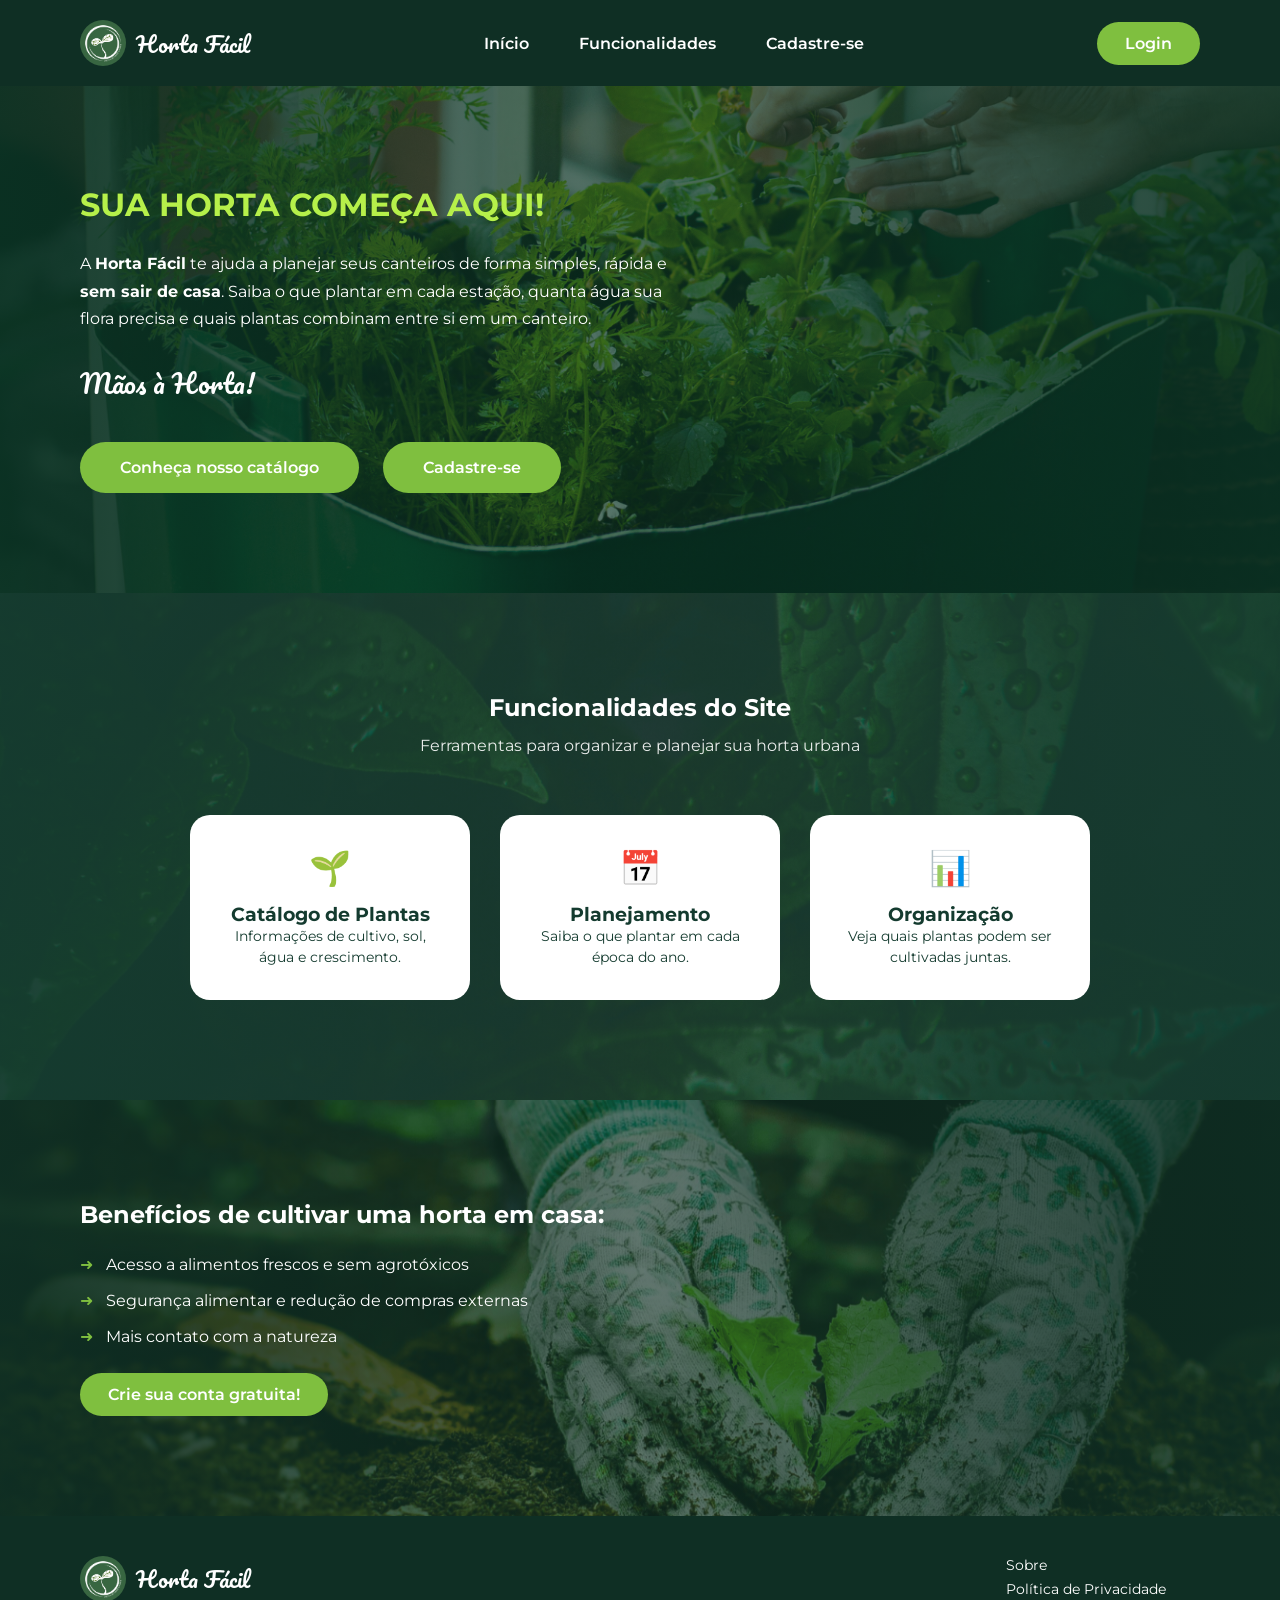
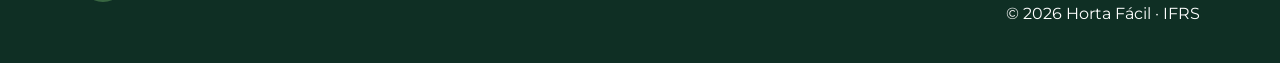
<file: index.html>
<!DOCTYPE html>
<html lang="pt-br">
<head>
  <meta charset="UTF-8">
  <title>Horta Fácil</title>

  <link href="https://fonts.googleapis.com/css2?family=Pacifico&family=Montserrat:wght@400;600;700&display=swap" rel="stylesheet">
  <link rel="stylesheet" href="css/style.css?v=6">
  
</head>
<body>

<header class="main-header" id="inicio">
  <nav class="topbar">
    <div class="brand">
      <img src="src/logo/logo.png" alt="Logotipo Horta Fácil" class="brand__logo">
      <span class="brand__name">Horta Fácil</span>
    </div>

    <ul class="main-menu">
  <li class="main-menu__item"><a href="index.html" class="main-menu__link">Início</a></li>
  <li class="main-menu__item"><a href="#funcionalidades" class="main-menu__link">Funcionalidades</a></li>
  <li class="main-menu__item"><a href="cadastro.html" class="main-menu__link">Cadastre-se</a></li>
  </ul>

  <a href="login.html" class="btn btn--secondary">Login</a>
  </nav>

  <div class="hero-section">
    <div class="hero-section__content">
      <h1>SUA HORTA COMEÇA AQUI!</h1>

      <p>
        A <b>Horta Fácil</b> te ajuda a planejar seus canteiros de forma simples,
        rápida e <b>sem sair de casa</b>. Saiba o que plantar em cada estação,
        quanta água sua flora precisa e quais plantas combinam entre si em um canteiro.
      </p>

      <span class="text--cursive">Mãos à Horta!</span>

      <div class="hero-section__buttons">
       <a href="catalogo.html" class="btn btn--large">Conheça nosso catálogo</a>
       <a href="cadastro.html" class="btn btn--large btn--secondary">Cadastre-se</a>
    </div>
    </div>
  </div>
</header>

<section class="features-section" id="funcionalidades">
  <h2>Funcionalidades do Site</h2>
  <p class="section-subtitle">Ferramentas para organizar e planejar sua horta urbana</p>

  <div class="card-grid">
    <div class="feature-card">
      <div class="feature-card__emoji">🌱</div>
      <h3 class="feature-card__title">Catálogo de Plantas</h3>
      <p class="feature-card__description">Informações de cultivo, sol, água e crescimento.</p>
    </div>

    <div class="feature-card">
      <div class="feature-card__emoji">📅</div>
      <h3 class="feature-card__title">Planejamento</h3>
      <p class="feature-card__description">Saiba o que plantar em cada época do ano.</p>
    </div>

    <div class="feature-card">
      <div class="feature-card__emoji">📊</div>
      <h3 class="feature-card__title">Organização</h3>
      <p class="feature-card__description">Veja quais plantas podem ser cultivadas juntas.</p>
    </div>
  </div>
</section>

<section class="cta-section">
  <div class="cta-section__content">
    <h2>Benefícios de cultivar uma horta em casa:</h2>

    <ul class="benefit-list">
      <li class="benefit-list__item">Acesso a alimentos frescos e sem agrotóxicos</li>
      <li class="benefit-list__item">Segurança alimentar e redução de compras externas</li>
      <li class="benefit-list__item">Mais contato com a natureza</li>
    </ul>

    <a href="cadastro.html" class="btn btn--secondary">Crie sua conta gratuita!</a>
  </div>
</section>

<footer class="main-footer">
  <div class="main-footer__left">
    <div class="brand">
      <img src="src/logo/logo.png" alt="Logotipo Horta Fácil" class="brand__logo">
      <span class="brand__name">Horta Fácil</span>
    </div>
  </div>

  <div class="main-footer__right">
    <ul class="footer-links">
      <li class="footer-links__item">Sobre</li>
      <li class="footer-links__item">Política de Privacidade</li>
    </ul>
    © 2026 Horta Fácil · IFRS
  </div>
</footer>

</body>
</html>
</file>
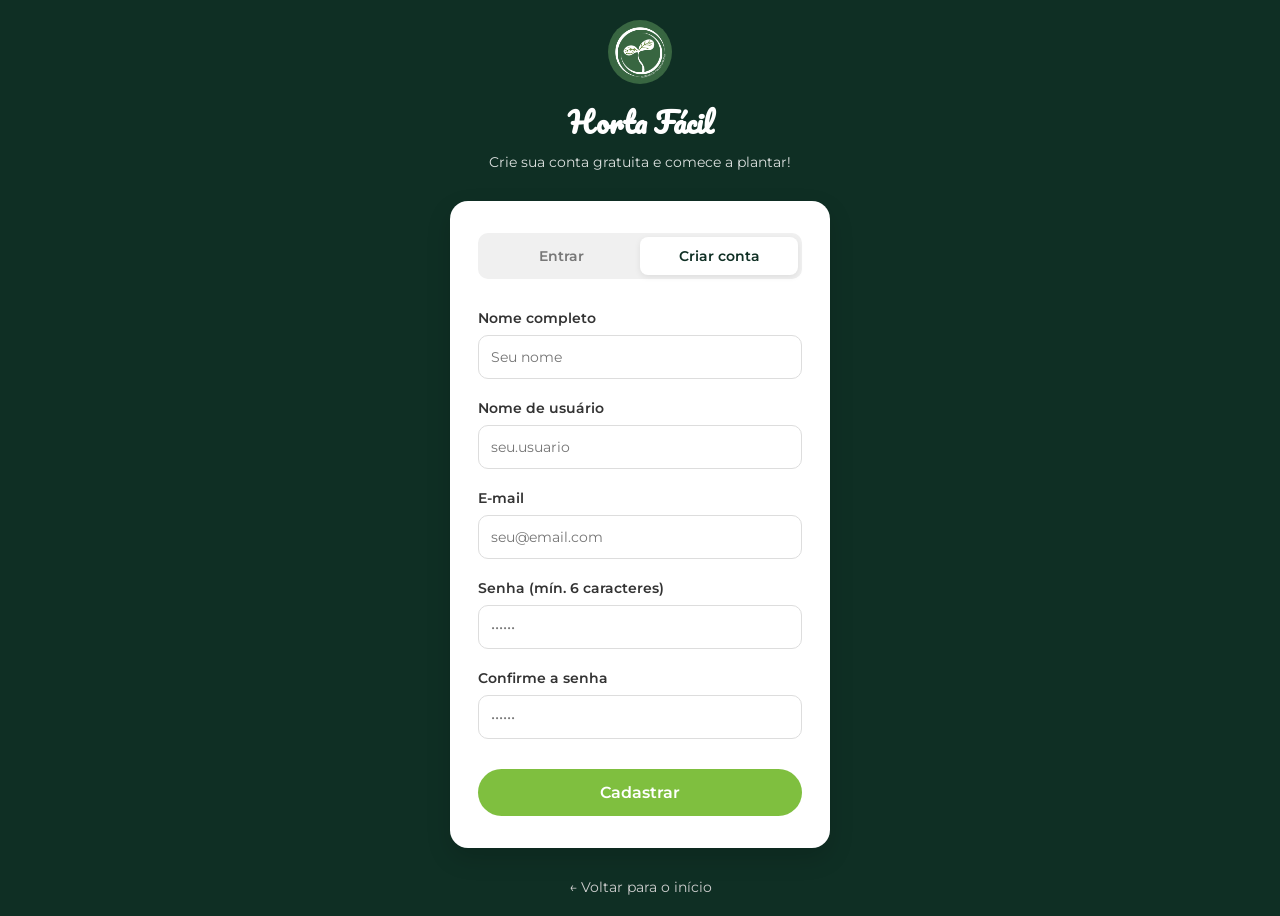
<file: cadastro.html>
<!DOCTYPE html>
<html lang="pt-BR">
<head>
  <meta charset="UTF-8">
  <title>Cadastro | Horta Fácil</title>

<link href="https://fonts.googleapis.com/css2?family=Pacifico&family=Montserrat:wght@400;600;700&display=swap" rel="stylesheet">
  <link rel="stylesheet" href="css/style-login.css?v=6">
  <link rel="stylesheet" href="css/toast.css?v=6">
</head>

<body class="page-login">

<main class="login-wrapper">

  <div class="login-header">
    <img src="src/logo/logo.png" alt="Logotipo Horta Fácil" class="login-header__logo">
    <h1 class="login-header__title">Horta Fácil</h1>
    <p class="login-header__subtitle">Crie sua conta gratuita e comece a plantar!</p>
  </div>

  <div class="login-card">

    <div class="login-tabs">
      <a href="login.html" class="login-tabs__tab">Entrar</a>
      <a href="#" class="login-tabs__tab login-tabs__tab--active">Criar conta</a>
    </div>

    <form id="formCadastro" class="login-form">

      <div class="form-group">
        <label for="nome" class="form-group__label">Nome completo</label>
        <input type="text" id="nome" name="nome" placeholder="Seu nome" required class="form-group__input">
      </div>

      <div class="form-group">
        <label for="username" class="form-group__label">Nome de usuário</label>
        <input type="text" id="username" name="username" placeholder="seu.usuario" required class="form-group__input">
      </div>

      <div class="form-group">
        <label for="email" class="form-group__label">E-mail</label>
        <input type="email" id="email" name="email" placeholder="seu@email.com" required class="form-group__input">
      </div>

      <div class="form-group">
        <label for="senha" class="form-group__label">Senha (mín. 6 caracteres)</label>
        <input type="password" id="senha" name="senha" placeholder="••••••" required class="form-group__input">
      </div>

      <div class="form-group">
        <label for="confirmar-senha" class="form-group__label">Confirme a senha</label>
        <input type="password" id="confirmar-senha" name="confirmar-senha" placeholder="••••••" required class="form-group__input">
      </div>

      <button type="submit" class="btn--full">
        Cadastrar
      </button>

    </form>
  </div>

  <a href="index.html" class="link--home">
    ← Voltar para o início
  </a>

</main>
<script src="js/toast.js?v=6"></script>
<script src="js/mock-auth.js?v=6"></script>
<script src="js/cadastro.js?v=6"></script>

</body>
</html>
</file>
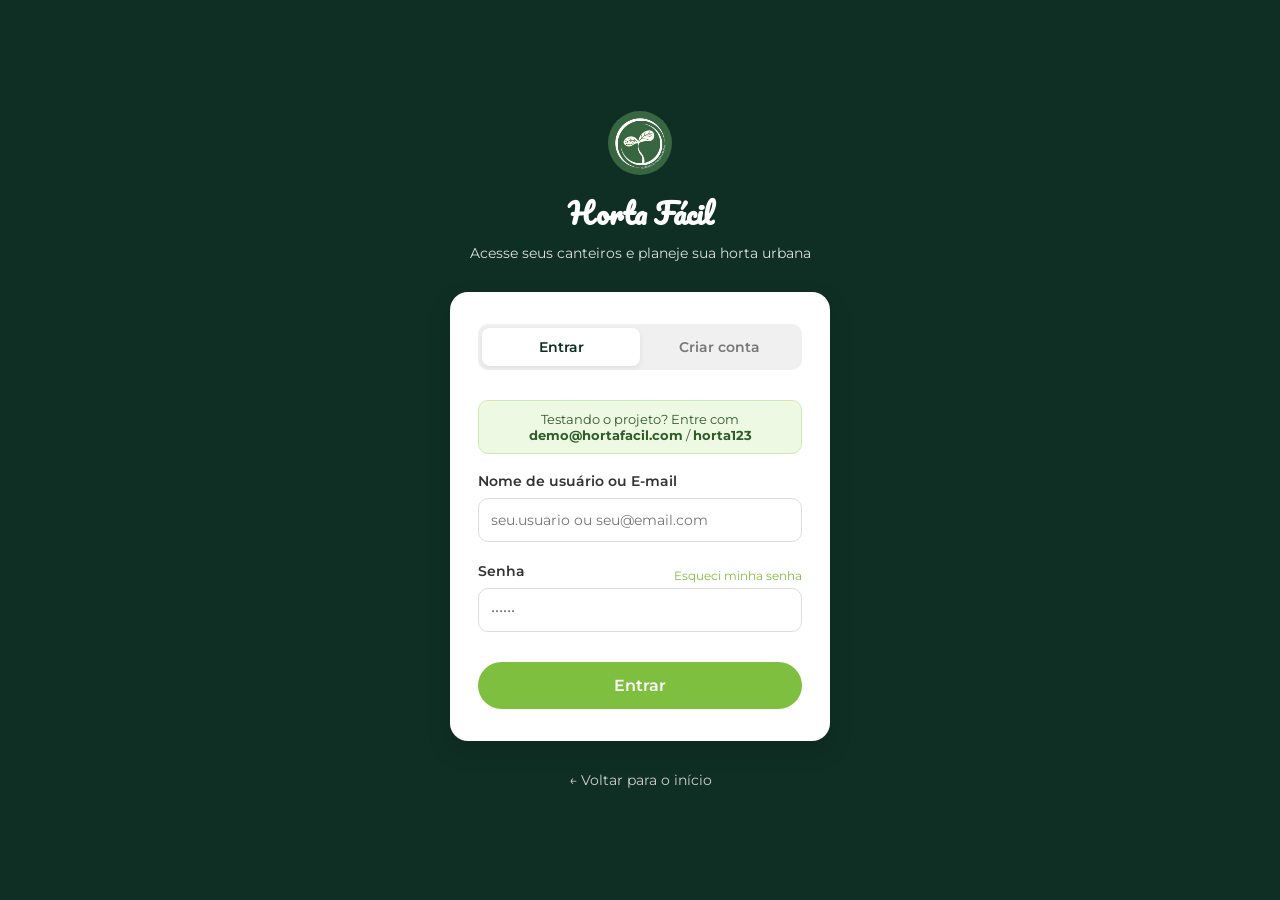
<file: canteiros.html>
<!DOCTYPE html>
<html lang="pt-br">
<head>
<meta charset="UTF-8">
<title>Horta Fácil | Gerenciar Canteiros</title>
<link href="https://fonts.googleapis.com/css2?family=Pacifico&family=Montserrat:wght@400;600;700&display=swap" rel="stylesheet">
  <link rel="stylesheet" href="css/style-canteiros.css?v=6">
  <link rel="stylesheet" href="css/perfil.css?v=6">
  <link rel="stylesheet" href="css/toast.css?v=6">
</head>
<body data-protegida>
<header class="hero" id="inicio">
<nav class="topbar">
<div class="brand">
<img src="src/logo/logo.png" alt="Horta Fácil" class="brand__logo">
<span class="brand-name">Horta Fácil</span>
</div>
<ul class="menu">
<li class="menu__item"><a href="logado.html" class="menu__link">Início</a></li>
<li class="menu__item"><a href="catalogo.html" class="menu__link">Catálogo de Plantas</a></li>
<li class="menu__item"><a href="canteiros.html" class="menu__link">Canteiros</a></li>
</ul>
<div class="perfil">
<img src="src/perfil/perfil.png" alt="Avatar do Usuário" class="perfil__avatar" id="perfilAvatar">
<div class="perfil__menu" id="perfilMenu">
<a href="#" class="perfil__link" id="editarPerfilLink">Editar Perfil</a>
<a href="#" class="perfil__link" id="logoutLink">Sair</a>
</div>
</div>
</nav>
<div class="hero-visual">
<div class="hero-content">
<h1>Gerenciar Canteiros</h1>
<p>Adicione, edite e organize seus espaços de cultivo.</p>
</div>
</div>
</header>
<main class="canteiros-section">
<h2>Meus Canteiros</h2>
<p class="subtitle">Crie, edite e acompanhe seus canteiros</p>
<div class="canteiros-grid" id="canteiros-container">
<div class="canteiro-card novo-canteiro" id="add-canteiro-card">
<div class="plus">+</div>
<p>Novo canteiro</p>
</div>
</div>
<section class="planejamento">
<h2>Planejamento e organização</h2>
<p class="subtitle">Escolha uma estação para planejar seus canteiros</p>
<div class="plan-controle">
<label for="plan-select" class="plan-controle__label">Planejar para</label>
<select id="plan-select" class="plan-select" aria-label="Estação do ano"></select>
</div>
<div class="plan-grid">
<article class="plan-card">
<h3>Para plantar em <span id="plan-estacao"></span></h3>
<div class="tags" id="plan-agora"></div>
<a href="catalogo.html" class="plan-link">Ver catálogo completo</a>
</article>
<article class="plan-card">
<h3>Dicas para <span id="plan-estacao-dicas"></span></h3>
<ul class="plan-lista" id="plan-dicas"></ul>
</article>
<article class="plan-card">
<h3>Como organizar</h3>
<ul class="plan-lista">
<li>Reúna no mesmo canteiro plantas com sol e rega parecidos.</li>
<li>Combine plantas companheiras, como tomate com manjericão e cenoura com cebola.</li>
<li>Separe as que competem ou atraem as mesmas pragas, como tomate e couve.</li>
<li>Plante hortelã em vaso ou em um canto separado, porque ela se espalha.</li>
<li>Alterne folhosas, frutos, raízes e leguminosas a cada ciclo.</li>
</ul>
</article>
</div>
</section>

<div id="modal-form" class="modal">
<div class="modal-content">
<span class="close-btn">&times;</span>
<h3>Adicionar/Editar Canteiro</h3>
<form id="formCanteiro">
<input type="hidden" id="canteiroId">
<div class="form-group">
<label for="nomeCanteiro" class="form-group__label">Nome do Canteiro</label>
<input type="text" id="nomeCanteiro" placeholder="Ex: PANCs, Temperos" required class="form-group__input">
</div>
<div id="plantas-inputs-container">
</div>
<datalist id="lista-plantas"></datalist>
<div class="compat" id="compat-box" hidden></div>
<div class="form-actions">
<button type="button" id="add-plant-btn" class="btn-action btn-secondary-outline">+ Adicionar planta</button>
<button type="submit" class="btn-action btn-large">Salvar canteiro</button>
</div>
</form>
</div>
</div>
<div id="modal-confirm-delete" class="modal">
<div class="modal-content">
<span class="close-btn-delete">&times;</span>
<h3>Confirmar Exclusão</h3>
<p>Você deseja mesmo excluir o canteiro "<strong id="canteiro-name-to-delete"></strong>"?</p>
<button id="confirm-delete-btn" class="btn-action btn-large btn--full btn-delete-color">Excluir</button>
</div>
</div>
</main>
<footer>
<div class="brand">
<img src="src/logo/logo.png" alt="Horta Fácil" class="brand__logo">
<span class="brand-name">Horta Fácil</span>
</div>
<div class="footer__right">
<ul>
<li>Sobre</li><br>
<li>Política de Privacidade</li>
</ul>
© 2026 Horta Fácil · IFRS
</div>
</footer>
<script src="js/toast.js?v=6"></script>
<script src="js/plantas-data.js?v=6"></script>
<script src="js/plantas-dicas.js?v=6"></script>
<script src="js/gerenciar-canteiros.js?v=6"></script>
<script src="js/perfil.js?v=6"></script>
</body>
</html>
</file>
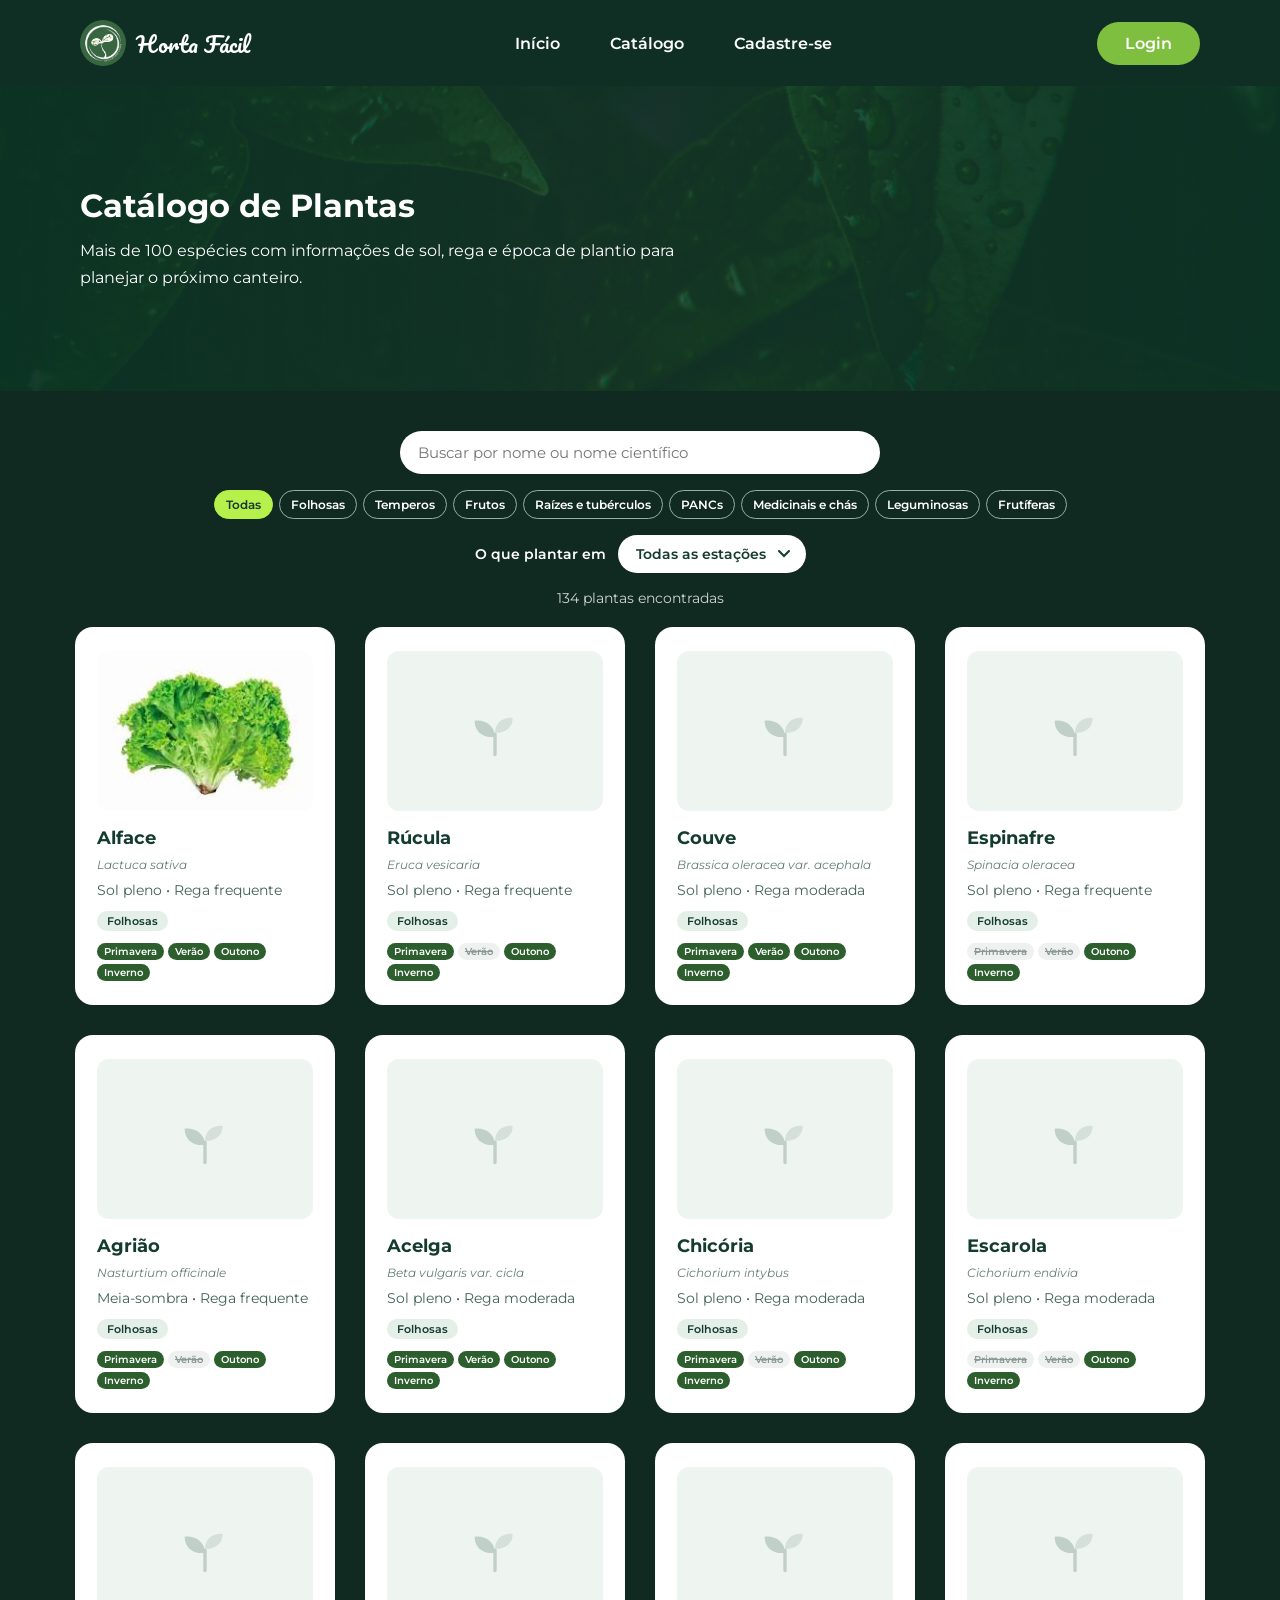
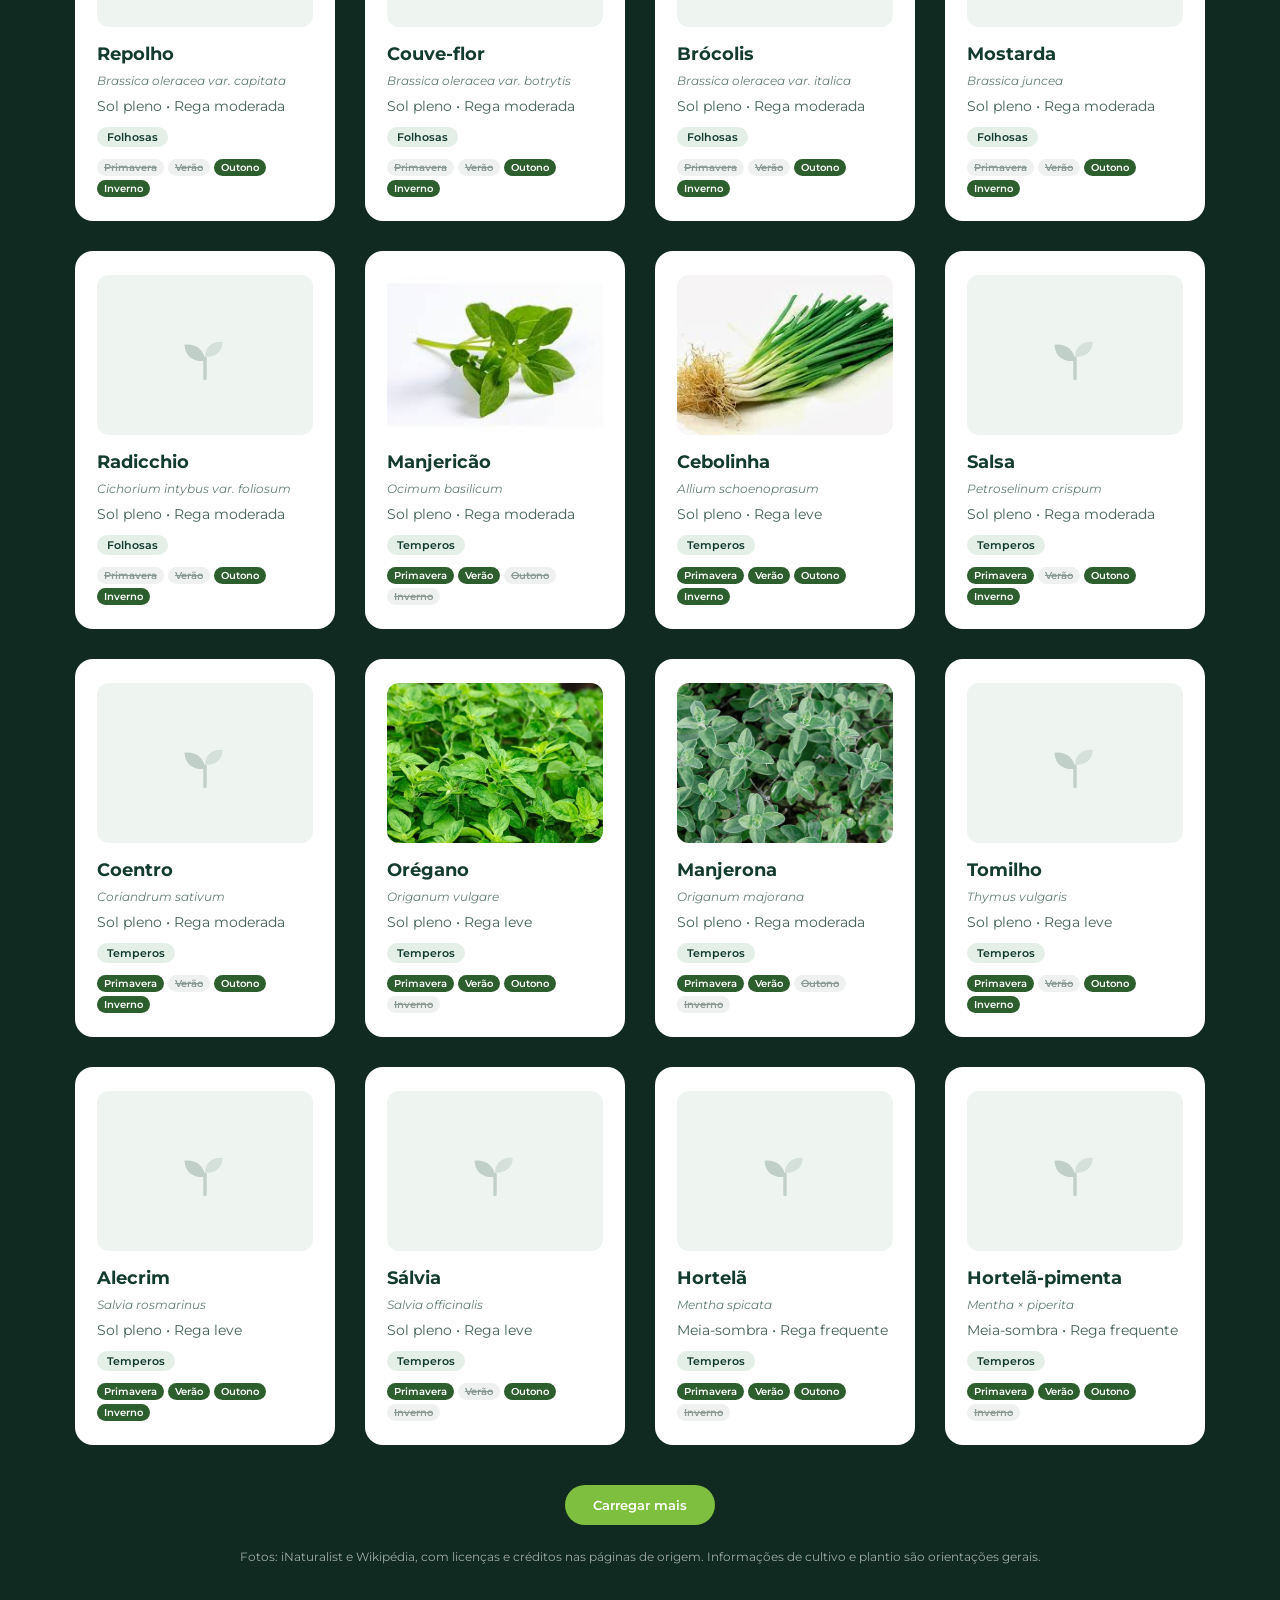
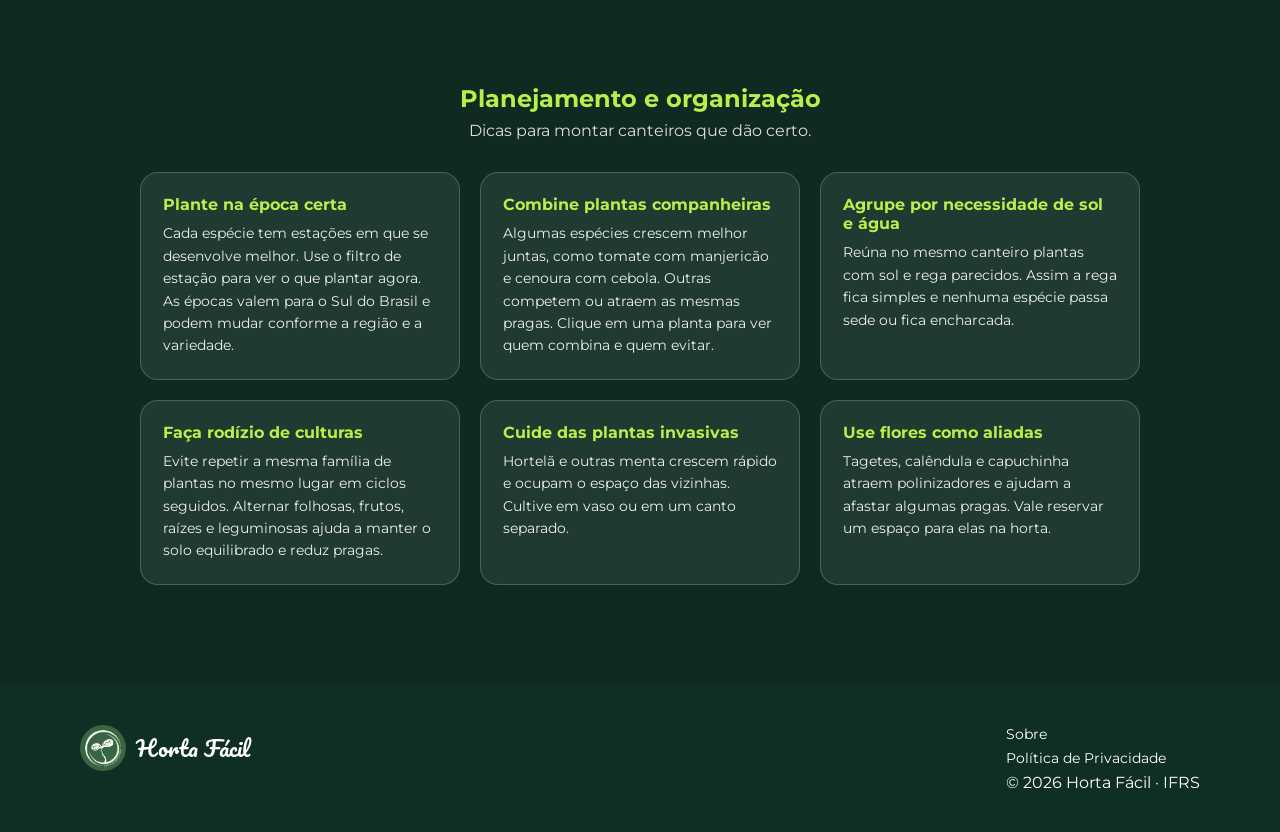
<file: catalogo.html>
<!DOCTYPE html>
<html lang="pt-br">
<head>
  <meta charset="UTF-8">
  <title>Horta Fácil | Catálogo de Plantas</title>

  <link href="https://fonts.googleapis.com/css2?family=Pacifico&family=Montserrat:wght@400;600;700&display=swap" rel="stylesheet">
  <link rel="stylesheet" href="css/style.css?v=6">
  <link rel="stylesheet" href="css/perfil.css?v=6">
  <link rel="stylesheet" href="css/toast.css?v=6">

</head>
<body data-nav="publico">

<header class="catalog-header" id="inicio">
  <nav class="topbar">
    <div class="brand">
      <img src="src/logo/logo.png" alt="Logotipo Horta Fácil" class="brand__logo">
      <span class="brand__name">Horta Fácil</span>
    </div>

    <ul class="main-menu">
      <li class="main-menu__item"><a href="index.html" class="main-menu__link">Início</a></li>
      <li class="main-menu__item"><a href="catalogo.html" class="main-menu__link">Catálogo</a></li>
      <li class="main-menu__item"><a href="cadastro.html" class="main-menu__link">Cadastre-se</a></li>
    </ul>

    <a href="login.html" class="btn btn--secondary">Login</a>
  </nav>

  <div class="catalog-hero">
    <div class="catalog-hero__content">
      <h1>Catálogo de Plantas</h1>
      <p>Mais de 100 espécies com informações de sol, rega e época de plantio para planejar o próximo canteiro.</p>
    </div>
  </div>
</header>

<main class="catalog-section">
  <div class="catalog-toolbar">
    <input type="search" id="catalogo-busca" class="catalog-search" placeholder="Buscar por nome ou nome científico" aria-label="Buscar planta">
    <div class="catalog-filters" id="catalogo-filtros" role="group" aria-label="Filtrar por categoria"></div>
    <div class="catalog-estacao">
      <label for="catalogo-estacao" class="catalog-estacao__label">O que plantar em</label>
      <select id="catalogo-estacao" class="catalog-select" aria-label="Filtrar por estação do ano"></select>
    </div>
  </div>
  <p class="catalog-count" id="catalogo-contagem" aria-live="polite"></p>

  <div class="cards-grid" id="catalogo-grid"></div>

  <div class="catalog-more">
    <button type="button" class="btn btn--secondary" id="catalogo-mais">Carregar mais</button>
  </div>
  <p class="catalog-credit">Fotos: iNaturalist e Wikipédia, com licenças e créditos nas páginas de origem. Informações de cultivo e plantio são orientações gerais.</p>
</main>

<section class="dicas" id="dicas">
  <h2 class="dicas__titulo">Planejamento e organização</h2>
  <p class="dicas__sub">Dicas para montar canteiros que dão certo.</p>
  <div class="dicas__grid">
    <article class="dica">
      <h3>Plante na época certa</h3>
      <p>Cada espécie tem estações em que se desenvolve melhor. Use o filtro de estação para ver o que plantar agora. As épocas valem para o Sul do Brasil e podem mudar conforme a região e a variedade.</p>
    </article>
    <article class="dica">
      <h3>Combine plantas companheiras</h3>
      <p>Algumas espécies crescem melhor juntas, como tomate com manjericão e cenoura com cebola. Outras competem ou atraem as mesmas pragas. Clique em uma planta para ver quem combina e quem evitar.</p>
    </article>
    <article class="dica">
      <h3>Agrupe por necessidade de sol e água</h3>
      <p>Reúna no mesmo canteiro plantas com sol e rega parecidos. Assim a rega fica simples e nenhuma espécie passa sede ou fica encharcada.</p>
    </article>
    <article class="dica">
      <h3>Faça rodízio de culturas</h3>
      <p>Evite repetir a mesma família de plantas no mesmo lugar em ciclos seguidos. Alternar folhosas, frutos, raízes e leguminosas ajuda a manter o solo equilibrado e reduz pragas.</p>
    </article>
    <article class="dica">
      <h3>Cuide das plantas invasivas</h3>
      <p>Hortelã e outras menta crescem rápido e ocupam o espaço das vizinhas. Cultive em vaso ou em um canto separado.</p>
    </article>
    <article class="dica">
      <h3>Use flores como aliadas</h3>
      <p>Tagetes, calêndula e capuchinha atraem polinizadores e ajudam a afastar algumas pragas. Vale reservar um espaço para elas na horta.</p>
    </article>
  </div>
</section>

<div class="planta-modal" id="planta-modal" hidden>
  <div class="planta-modal__content" role="dialog" aria-modal="true" aria-labelledby="planta-modal-titulo">
    <button type="button" class="planta-modal__close" id="planta-modal-fechar" aria-label="Fechar">&times;</button>
    <img id="planta-modal-img" class="planta-modal__img" alt="">
    <h3 id="planta-modal-titulo"></h3>
    <p class="planta-modal__sci" id="planta-modal-sci"></p>
    <p class="planta-modal__info" id="planta-modal-info"></p>
    <h4>Quando plantar</h4>
    <div class="estacoes" id="planta-modal-estacoes"></div>
    <h4>Combina com</h4>
    <div class="tags" id="planta-modal-boas"></div>
    <h4>Evite plantar perto de</h4>
    <div class="tags tags--evitar" id="planta-modal-ruins"></div>
  </div>
</div>

<footer class="main-footer">
  <div class="main-footer__left">
    <div class="brand">
      <img src="src/logo/logo.png" alt="Logotipo Horta Fácil" class="brand__logo">
      <span class="brand__name">Horta Fácil</span>
    </div>
  </div>

  <div class="main-footer__right">
    <ul class="footer-links">
      <li class="footer-links__item">Sobre</li>
      <li class="footer-links__item">Política de Privacidade</li>
    </ul>
    © 2026 Horta Fácil · IFRS
  </div>
</footer>

<script src="js/toast.js?v=6"></script>
<script src="js/plantas-data.js?v=6"></script>
<script src="js/plantas-dicas.js?v=6"></script>
<script src="js/perfil.js?v=6"></script>
<script src="js/catalogo.js?v=6"></script>
</body>
</html>
</file>
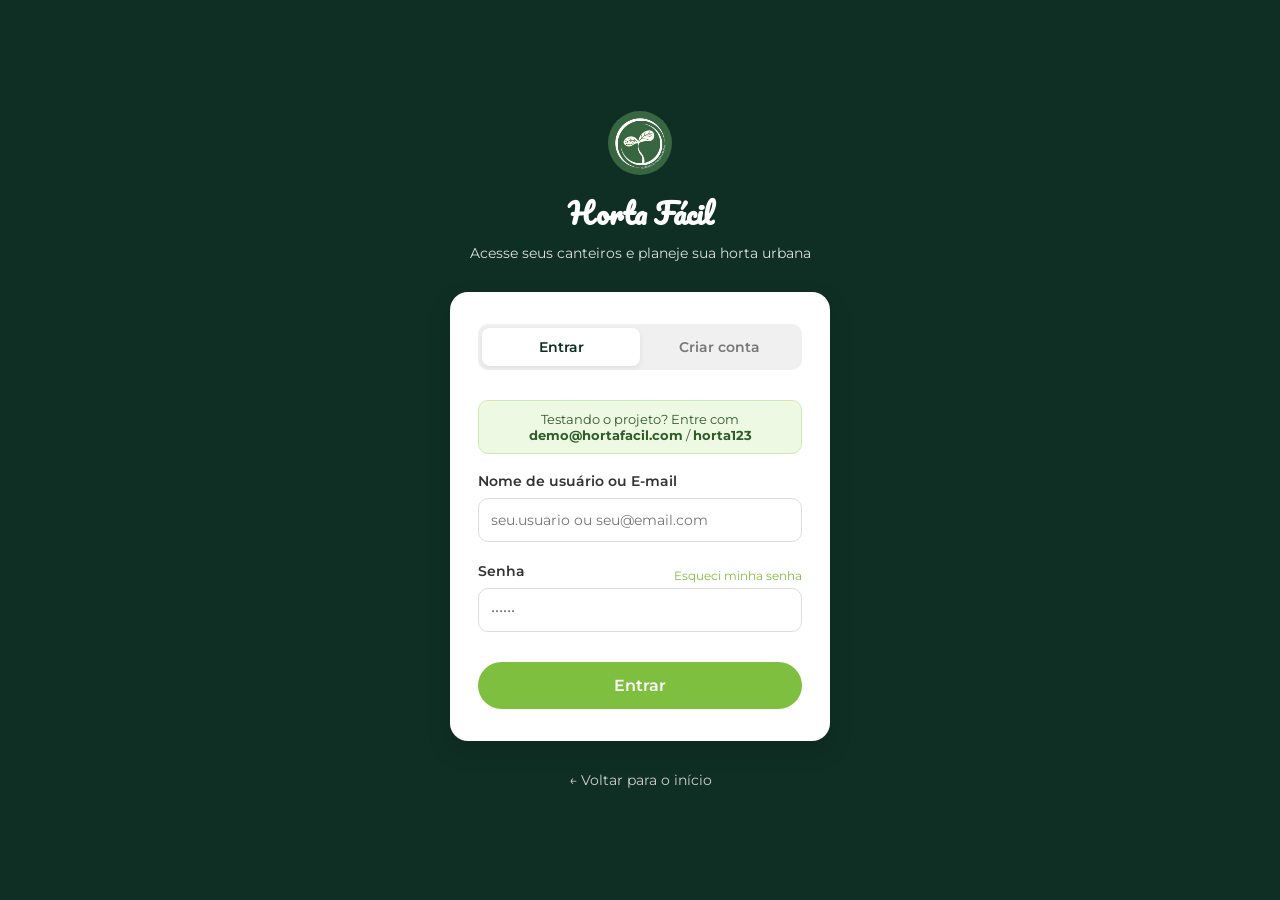
<file: logado.html>
<!DOCTYPE html>
<html lang="pt-br">
<head>
  <meta charset="UTF-8">
  <title>Horta Fácil | Área Logada</title>

  <link href="https://fonts.googleapis.com/css2?family=Pacifico&family=Montserrat:wght@400;600;700&display=swap" rel="stylesheet">
  <link rel="stylesheet" href="css/style-logado.css?v=6">
  <link rel="stylesheet" href="css/perfil.css?v=6">
  <link rel="stylesheet" href="css/toast.css?v=6">

</head>
<body data-protegida>

<header class="hero" id="inicio">
  <nav class="topbar">
    <div class="brand">
      <img src="src/logo/logo.png" alt="Horta Fácil" class="brand__logo">
      <span class="brand__name">Horta Fácil</span>
    </div>

    <ul class="menu">
      <li class="menu__item"><a href="logado.html" class="menu__link">Início</a></li>
      <li class="menu__item"><a href="catalogo.html" class="menu__link">Catálogo de Plantas</a></li>
      <li class="menu__item"><a href="canteiros.html" class="menu__link">Canteiros</a></li>
          </ul>

   <!-- Bloco de Perfil BEM -->
   <div class="perfil">
      <img src="src/perfil/perfil.png" alt="Avatar do Usuário" class="perfil__avatar" id="perfilAvatar">
    
      <div class="perfil__menu" id="perfilMenu">
          <a href="#" class="perfil__link" id="editarPerfilLink">Editar Perfil</a>
          <a href="#" class="perfil__link" id="logoutLink">Sair</a>
      </div>
  </div>
  </nav>

  <div class="hero-visual">
    <div class="hero-content">
      <h1 class="hero-content__title">SUA HORTA URBANA AQUI!</h1>
      <p class="hero-content__subtitle">
        Aqui você organiza seus canteiros, consulta o catálogo de plantas
        e acompanha o que plantar em cada época do ano.
      </p>

      <span class="hero-content__cursive">Vamos cultivar?</span>
    </div>
  </div>
</header>

<!-- BLOCO 1: Canteiros -->
<section class="section canteiros-section" id="canteiros">
  <h2 class="section__title">Meus canteiros</h2>
  <p class="section__subtitle">Crie, edite e acompanhe seus canteiros</p>

  <div class="canteiros-grid" id="home-canteiros">
    <a href="canteiros.html" class="card canteiro-card--new">
      <span class="card__plus">+</span>
      <span>Novo canteiro</span>
    </a>
  </div>
</section>

<!-- BLOCO 2: Catálogo -->
<section class="section features" id="catalogo">
  <h2 class="section__title">Catálogo de plantas</h2>
  <p class="section__subtitle">Sugestões para plantar nesta estação: <span id="home-estacao"></span></p>

  <div class="cards-grid" id="home-plantas"></div>

  <div class="catalogo-cta">
    <a href="catalogo.html" class="btn btn--action btn--large btn--catalogo">
      Clique aqui e aprenda a cultivar mais de 100 espécies!
    </a>
  </div>
</section>
   </div>
</section>

<footer>
  <div class="footer__left">
    <div class="brand">
      <img src="src/logo/logo.png" alt="Horta Fácil" class="brand__logo">
      <span class="brand__name">Horta Fácil</span>
    </div>
  </div>

  <div class="footer__right">
    <ul class="footer__list">
      <li class="footer__list-item">Sobre</li>
      <li class="footer__list-item">Política de Privacidade</li>
    </ul>
    <span class="footer__copyright">© 2026 Horta Fácil · IFRS</span>
  </div>
</footer>

<script src="js/toast.js?v=6"></script>
<script src="js/plantas-data.js?v=6"></script>
<script src="js/plantas-dicas.js?v=6"></script>
<script src="js/logado.js?v=6"></script>

<script src="js/perfil.js?v=6"></script>
</body>
</html>
</file>
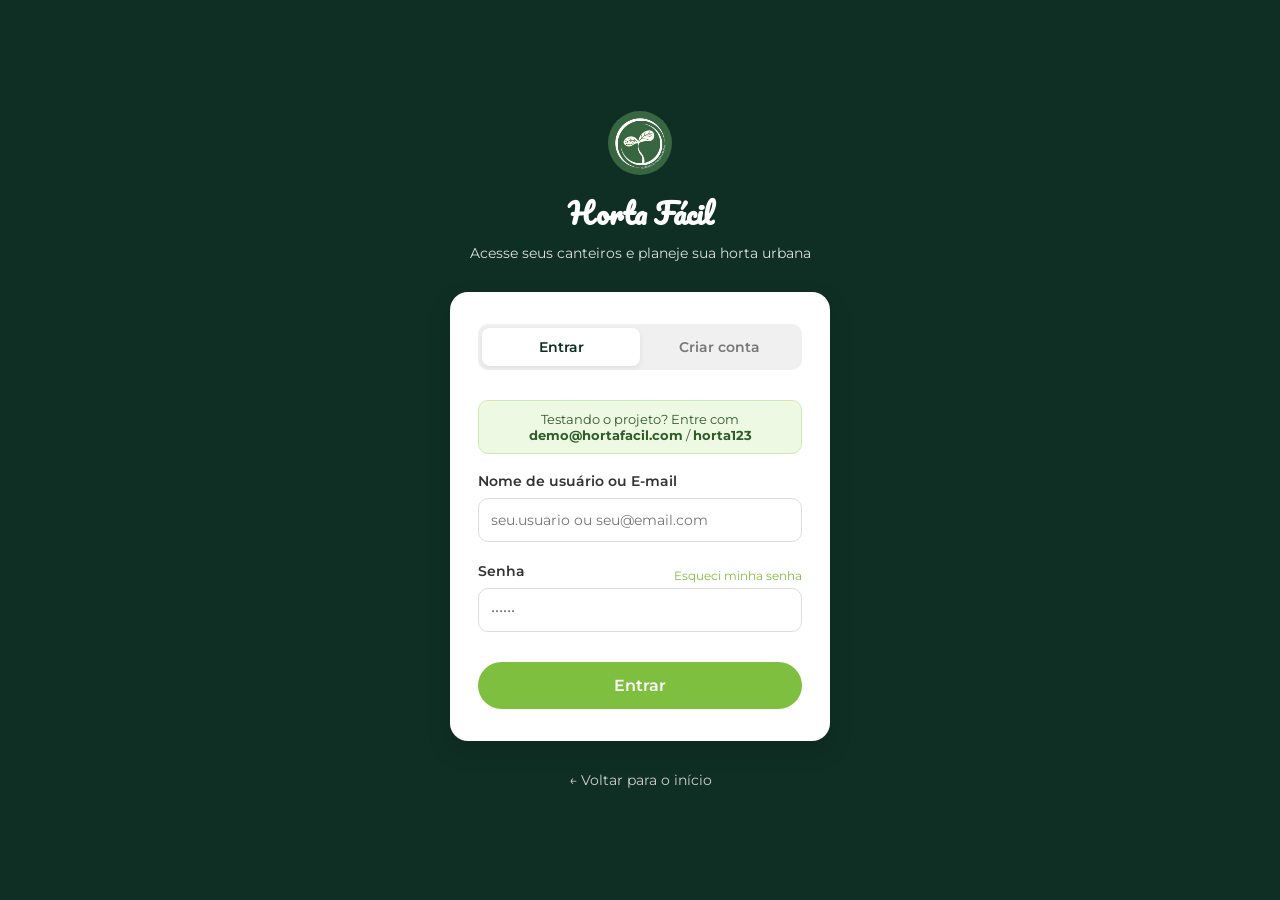
<file: login.html>
<!DOCTYPE html>
<html lang="pt-BR">
<head>
  <meta charset="UTF-8">
  <title>Login | Horta Fácil</title>

  <link href="https://fonts.googleapis.com/css2?family=Pacifico&family=Montserrat:wght@400;600;700&display=swap" rel="stylesheet">
  <link rel="stylesheet" href="css/style-login.css?v=6">
  <link rel="stylesheet" href="css/toast.css?v=6">
</head>

<body class="page-login">

<main class="login-wrapper">

  <div class="login-header">
    <img src="src/logo/logo.png" alt="Logotipo Horta Fácil" class="login-header__logo">
    <h1 class="login-header__title">Horta Fácil</h1>
    <p class="login-header__subtitle">Acesse seus canteiros e planeje sua horta urbana</p>
  </div>

  <div class="login-card">

    <div class="login-tabs">
      <a href="#" class="login-tabs__tab login-tabs__tab--active">Entrar</a>
      <a href="cadastro.html" class="login-tabs__tab">Criar conta</a>
    </div>

    <div class="demo-hint">
      Testando o projeto? Entre com <strong>demo@hortafacil.com</strong> / <strong>horta123</strong>
    </div>

    <form id="formLogin" class="login-form">

      <div class="form-group">
        <label for="email" class="form-group__label">Nome de usuário ou E-mail</label>
        <input
          type="text"
          id="email"
          name="email"
          placeholder="seu.usuario ou seu@email.com"
          required
          class="form-group__input"
        >
      </div>

      <div class="form-group">
        <div class="form-group__row">
          <label for="senha" class="form-group__label">Senha</label>
          <a href="recuperar-senha.html" class="form-group__link">Esqueci minha senha</a>
        </div>
        <input
          type="password"
          id="senha"
          name="senha"
          placeholder="••••••"
          required
          class="form-group__input"
        >
      </div>

      <button type="submit" class="btn--full">
        Entrar
      </button>

    </form>
  </div>

  <a href="index.html" class="link--home">
    ← Voltar para o início
  </a>

</main>
<script src="js/toast.js?v=6"></script>
<script src="js/mock-auth.js?v=6"></script>
<script src="js/login.js?v=6"></script>

</body>
</html>
</file>
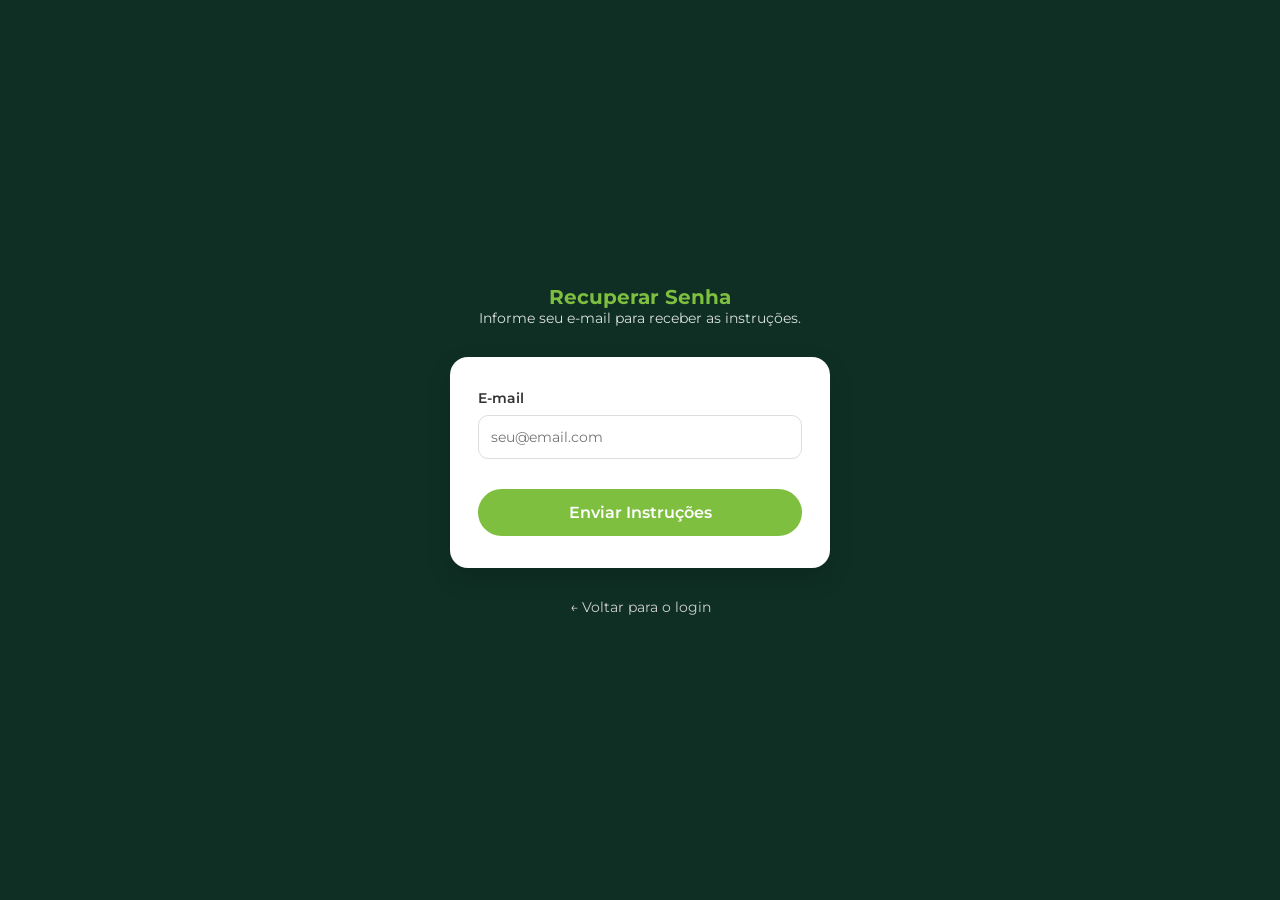
<file: recuperar-senha.html>
<!DOCTYPE html>
<html lang="pt-BR">
<head>
  <meta charset="UTF-8">
  <title>Recuperar Senha | Horta Fácil</title>
  <link href="https://fonts.googleapis.com/css2?family=Pacifico&family=Montserrat:wght@400;600;700&display=swap" rel="stylesheet">
  <link rel="stylesheet" href="css/style-login.css?v=6">
  <link rel="stylesheet" href="css/toast.css?v=6"> 
</head>
<body class="page-login">

<main class="login-wrapper">
    <div class="login-header">
        <h1 class="login-header__Recuperar">Recuperar Senha</h1>
        <p class="login-header__subtitle">Informe seu e-mail para receber as instruções.</p>
    </div>
    <div class="login-card">
        <form id="formRecuperarSenha" class="login-form">
            <div class="form-group">
                <label for="email" class="form-group__label">E-mail</label>
                <input type="email" id="email" name="email" placeholder="seu@email.com" required class="form-group__input">
            </div>
            <button type="submit" class="btn--full"> Enviar Instruções </button>
        </form>
    </div>
    <a href="login.html" class="link--home">← Voltar para o login</a>
</main>

<script src="js/toast.js?v=6"></script>
<script src="js/recuperar-senha.js?v=6"></script>

</body>
</html>
</file>
<file: css/style.css>
/* Reset */
* {
  margin: 0;
  padding: 0;
  box-sizing: border-box;
}

/* Base */
html {
  scroll-behavior: smooth;
}

body {
  font-family: 'Montserrat', sans-serif;
  font-weight: 400;
  background-color: #0f2f24;
  color: #ffffff;
}

h1,
h2,
h3 {
  font-weight: 700;
}

.text--cursive {
  font-family: 'Pacifico', cursive;
  font-size: 26px;
  margin-bottom: 36px;
  display: block;
}

/* Marca (Brand) */
.brand {
  display: flex;
  align-items: center;
  gap: 10px;
}

.brand__logo {
  width: 46px;
  height: 46px;
  border-radius: 50%;
  object-fit: cover;
}

.brand__name {
  font-family: 'Pacifico', cursive;
  font-size: 22px;
}

/* Botões (Buttons) */
.btn {
  background-color: #7fbf3f; /* Cor primária */
  color: #ffffff;
  border: none;
  border-radius: 28px;
  padding: 12px 28px;
  cursor: pointer;
  font-weight: 600;
  text-decoration: none;
  display: inline-block; /* Para links agirem como botões inline-block */
}

.btn--large {
  padding: 16px 40px;
  font-size: 16px;
}

.btn--secondary {
  /* Estilo para botões de login/cadastro, se necessário um visual diferente */
  /* Neste caso, apenas garante que o 'display' seja inline-block */
  display: inline-block;
}

/* Topo (Topbar) e Menu */
.topbar {
  background-color: #0f2f24;
  padding: 20px 80px;
  display: flex;
  align-items: center;
  justify-content: space-between;
}

.main-menu {
  list-style: none;
  display: flex;
  gap: 30px;
}

.main-menu__item {
  padding: 6px 10px;
}

.main-menu__link {
  color: #ffffff;
  text-decoration: none;
  font-weight: 600;
  transition: color 0.2s ease;
}

.main-menu__link:hover {
  color: #7fbf3f;
}

/* Seções Gerais */
.hero-section,
.features-section,
.cta-section {
  padding-top: 100px;
  padding-bottom: 100px;
  padding-left: 80px;
  padding-right: 80px;
}

.section-subtitle {
  max-width: 700px;
  margin: 14px auto 0;
  opacity: 0.9;
}

/* Hero Section */
.hero-section {
  background:
    linear-gradient(
      90deg,
      rgba(10, 50, 35, 0.95) 0%,
      rgba(10, 50, 35, 0.65) 45%,
      rgba(10, 50, 35, 0.9) 100%
    ),
    url("img/1.png") center / cover no-repeat;
}

.hero-section__content {
  max-width: 600px;
}

.hero-section__content h1 {
  color: #b6f04a;
  margin-bottom: 26px;
  line-height: 1.2;
}

.hero-section__content p {
  margin-bottom: 28px;
  line-height: 1.7;
}

.hero-section__buttons {
  display: flex;
  gap: 24px;
}

/* Features Section (Funcionalidades) */
.features-section {
  text-align: center;
  background:
    linear-gradient(
      90deg,
      rgba(20, 59, 47, 0.95) 0%,
      rgba(20, 59, 47, 0.65) 50%,
      rgba(20, 59, 47, 0.9) 100%
    ),
    url("img/2.png") center / cover no-repeat;
}

.card-grid {
  margin-top: 60px;
  display: flex;
  justify-content: center;
  gap: 30px;
  flex-wrap: wrap;
}

.feature-card {
  background-color: #ffffff;
  color: #143b2f;
  width: 280px;
  padding: 32px 26px;
  border-radius: 20px;
  transition: transform 0.3s ease, box-shadow 0.3s ease;
}

.feature-card:hover {
  transform: translateY(-8px);
  box-shadow: 0 12px 25px rgba(0, 0, 0, 0.25);
}

.feature-card__emoji {
  font-size: 34px;
  margin-bottom: 14px;
}

.feature-card__description {
  font-size: 14px;
  line-height: 1.5;
}

/* CTA Section (Benefícios) */
.cta-section {
  background:
    linear-gradient(
      90deg,
      rgba(15, 47, 36, 0.95) 0%,
      rgba(15, 47, 36, 0.65) 50%,
      rgba(15, 47, 36, 0.9) 100%
    ),
    url("img/3.png") center / cover no-repeat;
}

.cta-section__content {
  max-width: 620px;
}

/* Lista com setas (Benefit List) */
.benefit-list {
  list-style: none;
  padding-left: 0;
  margin: 24px 0;
}

.benefit-list__item {
  position: relative;
  padding-left: 26px;
  margin-bottom: 12px;
  line-height: 1.5;
}

.benefit-list__item::before {
  content: "➜";
  position: absolute;
  left: 0;
  color: #7fbf3f;
  font-size: 16px;
}

/* Footer */
.main-footer {
  background-color: #0f2f24;
  padding: 40px 80px;
  display: flex;
  justify-content: space-between;
  flex-wrap: wrap;
}

.footer-links {
  list-style: none;
  padding-left: 0;
}

.footer-links__item {
  font-size: 14px;
  margin-bottom: 6px;
}

/* ===================================================== */
/* Página de Catálogo (catalogo.html)                     */
/* Reaproveita os tokens visuais já usados no restante do  */
/* site (cores, raio de borda, sombra de hover).            */
/* ===================================================== */

.catalog-intro {
  text-align: center;
  padding-top: 100px;
  padding-bottom: 60px;
  padding-left: 80px;
  padding-right: 80px;
}

.catalog-intro h1 {
  color: #b6f04a;
  margin-bottom: 18px;
}

.catalog-intro p {
  max-width: 640px;
  margin: 0 auto;
  line-height: 1.7;
  opacity: 0.9;
}

.catalog-section {
  padding-bottom: 100px;
  padding-left: 80px;
  padding-right: 80px;
}

.cards-grid {
  margin-top: 20px;
  display: flex;
  justify-content: center;
  gap: 30px;
  flex-wrap: wrap;
}

.catalog-toolbar {
  max-width: 1000px;
  margin: 0 auto 16px;
  display: flex;
  flex-direction: column;
  gap: 16px;
  align-items: center;
}

.catalog-search {
  width: 100%;
  max-width: 480px;
  padding: 12px 18px;
  border-radius: 999px;
  border: none;
  font-size: 15px;
  font-family: inherit;
}

.catalog-filters {
  display: flex;
  flex-wrap: wrap;
  gap: 8px;
  justify-content: center;
}

.chip {
  background: transparent;
  color: #ffffff;
  border: 1px solid #97b0a3;
  border-radius: 999px;
  padding: 6px 14px;
  font-family: inherit;
  font-size: 13px;
  font-weight: 600;
  cursor: pointer;
}

.chip:hover { background: rgba(151, 176, 163, 0.25); }

.chip.chip--ativo,
.chip.chip--ativo:hover {
  background: #b6f04a;
  border-color: #b6f04a;
  color: #143b2f;
}

.catalog-count {
  text-align: center;
  font-size: 14px;
  opacity: 0.8;
  margin-bottom: 8px;
}

.catalog-more {
  text-align: center;
  margin-top: 40px;
}

.catalog-credit {
  text-align: center;
  font-size: 12px;
  opacity: 0.6;
  margin-top: 24px;
}

.catalog-vazio { padding: 40px 0; opacity: 0.8; }

.plant-card__sci {
  font-size: 12px;
  font-style: italic;
  opacity: 0.65;
  margin-bottom: 8px;
}

.plant-card__tag {
  display: inline-block;
  margin-top: 10px;
  font-size: 11px;
  font-weight: 600;
  padding: 3px 10px;
  border-radius: 999px;
  background: #e4efe8;
  color: #143b2f;
}

.plant-card__img--carregando { background: #e9eeeb; }

.plant-card__img--vazia {
  object-fit: contain;
  padding: 40px;
  box-sizing: border-box;
  background: #e4efe8;
  opacity: 0.6;
}

.card {
  background: #ffffff;
  color: #143b2f;
  padding: 24px;
  border-radius: 18px;
}

.plant-card {
  width: 260px;
  padding: 24px 22px;
  transition: transform 0.3s ease, box-shadow 0.3s ease;
}

.plant-card:hover {
  transform: translateY(-8px);
  box-shadow: 0 12px 25px rgba(0, 0, 0, 0.25);
}

.plant-card__img {
  width: 100%;
  height: 160px;
  object-fit: cover;
  border-radius: 12px;
  margin-bottom: 12px;
}

.plant-card__title {
  font-size: 18px;
  margin-bottom: 8px;
}

.plant-card__info {
  font-size: 14px;
  line-height: 1.5;
  opacity: 0.8;
}

@media (max-width: 900px) {
  .catalog-intro,
  .catalog-section {
    padding-left: 30px;
    padding-right: 30px;
  }
}

/* Responsivo simples */
@media (max-width: 900px) {
  .topbar,
  .hero-section,
  .features-section,
  .cta-section,
  .main-footer {
    padding-left: 30px;
    padding-right: 30px;
  }

  .main-menu {
    flex-wrap: wrap;
    justify-content: center;
  }

  .hero-section__buttons {
    flex-direction: column;
    align-items: flex-start;
  }
}
/* Catálogo: mesma estrutura das demais páginas (barra, imagem de abertura e fundo verde) */
body[data-nav="publico"] { background-color: #102a22; }

.catalog-hero {
  padding: 100px 80px;
  background:
    linear-gradient(90deg, rgba(10, 50, 35, 0.95) 0%, rgba(10, 50, 35, 0.65) 45%, rgba(10, 50, 35, 0.9) 100%),
    url("img/2.png") center / cover no-repeat;
}
.catalog-hero__content { max-width: 600px; }
.catalog-hero h1 { margin-bottom: 12px; }
.catalog-hero p { line-height: 1.7; }

.catalog-estacao { display: flex; align-items: center; gap: 12px; font-size: 14px; font-weight: 600; }
.catalog-select {
  padding: 10px 40px 10px 18px; border-radius: 999px; border: none; font-family: inherit;
  font-size: 14px; font-weight: 600; color: #143b2f; background-color: #ffffff; cursor: pointer;
  appearance: none; -webkit-appearance: none;
  background-image: url("data:image/svg+xml;utf8,<svg xmlns='http://www.w3.org/2000/svg' width='12' height='8' viewBox='0 0 12 8'><path d='M1 1l5 5 5-5' stroke='%23143b2f' stroke-width='2' fill='none' stroke-linecap='round'/></svg>");
  background-repeat: no-repeat; background-position: right 16px center;
}
.catalog-select:focus-visible, .catalog-search:focus-visible { outline: 3px solid #b6f04a; outline-offset: 2px; }

body[data-nav="publico"] .catalog-section { padding: 40px 40px 80px; }
.catalog-filters { flex-wrap: wrap; gap: 6px; }
.chip { padding: 6px 11px; font-size: 12px; }

@media (max-width: 900px) { .catalog-hero { padding: 60px 30px; } }
@media (max-width: 700px) { .catalog-estacao { flex-direction: column; gap: 8px; } body[data-nav="publico"] .catalog-section { padding-left: 20px; padding-right: 20px; } }

body[data-nav="publico"] .main-menu__link--ativo {
  color: #b6f04a;
}

/* Catálogo: estações, detalhe e dicas */
.catalog-agora { font-size: 14px; display: flex; align-items: center; gap: 8px; cursor: pointer; }
.catalog-agora input { accent-color: #b6f04a; width: 16px; height: 16px; }

.plant-card { cursor: pointer; }
.plant-card:focus-visible { outline: 3px solid #b6f04a; outline-offset: 2px; }

.estacoes { display: flex; flex-wrap: wrap; gap: 6px; }
.estacoes--mini { margin-top: 12px; gap: 4px; }
.selo {
  font-size: 11px; font-weight: 600; padding: 3px 9px; border-radius: 999px;
  background: #eef1ef; color: #8a9a92; text-decoration: line-through;
}
.selo--ativo { background: #2c5f2d; color: #ffffff; text-decoration: none; }
.estacoes--mini .selo { font-size: 10px; padding: 2px 7px; }

.planta-modal {
  position: fixed; inset: 0; z-index: 90; background: rgba(0, 0, 0, 0.6);
  display: flex; align-items: center; justify-content: center; padding: 16px;
}
.planta-modal[hidden] { display: none; }
.planta-modal__content {
  position: relative; background: #ffffff; color: #143b2f; width: 100%; max-width: 460px;
  max-height: 92vh; overflow-y: auto; padding: 24px; border-radius: 18px;
}
.planta-modal__close {
  position: absolute; top: 10px; right: 16px; background: none; border: none;
  font-size: 28px; color: #aaa; cursor: pointer; z-index: 1;
}
.planta-modal__img { width: 100%; height: 200px; object-fit: cover; border-radius: 12px; margin-bottom: 14px; background: #e4efe8; }
.planta-modal__sci { font-style: italic; font-size: 13px; opacity: 0.7; margin-bottom: 6px; }
.planta-modal__info { font-size: 14px; margin-bottom: 4px; }
.planta-modal h4 { margin: 16px 0 8px; font-size: 14px; }
.tags { display: flex; flex-wrap: wrap; gap: 6px; }
.tag {
  border: none; font-family: inherit; font-size: 12px; font-weight: 600; padding: 5px 12px;
  border-radius: 999px; background: #e4efe8; color: #143b2f; cursor: pointer;
}
.tag:hover { background: #cfe3d6; }
.tags--evitar .tag { background: #fbe4e0; color: #8a2d1f; }
.tags--evitar .tag:hover { background: #f6d0c9; }
.tags__vazio { font-size: 13px; opacity: 0.65; }

.dicas { padding: 40px 80px 100px; }
.dicas__titulo { text-align: center; color: #b6f04a; margin-bottom: 8px; }
.dicas__sub { text-align: center; opacity: 0.85; margin-bottom: 32px; }
.dicas__grid {
  max-width: 1000px; margin: 0 auto; display: grid;
  grid-template-columns: repeat(auto-fit, minmax(280px, 1fr)); gap: 20px;
}
.dica { background: rgba(255, 255, 255, 0.07); border: 1px solid rgba(151, 176, 163, 0.35); border-radius: 18px; padding: 22px; }
.dica h3 { font-size: 16px; margin-bottom: 8px; color: #b6f04a; }
.dica p { font-size: 14px; line-height: 1.6; opacity: 0.92; }

@media (max-width: 900px) { .dicas { padding-left: 30px; padding-right: 30px; } }

/* Formulários e botões herdam a fonte da página (por padrão usam Arial) */
button, input, select, textarea { font-family: inherit; }

/* Celular: barra superior quebra em duas linhas em vez de estourar a largura */
@media (max-width: 700px) {
  .topbar { flex-wrap: wrap; justify-content: space-between; gap: 12px; padding: 14px 20px; }
  .topbar .menu, .topbar .main-menu { order: 3; width: 100%; justify-content: center; flex-wrap: wrap; gap: 4px 14px; }
  .menu__item { padding: 4px 6px; }
  .hero-section__buttons, .hero-buttons { flex-direction: column; align-items: stretch; gap: 14px; }
  .hero-section__buttons .btn, .hero-buttons .btn { text-align: center; }
  .hero-visual, .hero-section { padding-left: 20px; padding-right: 20px; }
  footer, .main-footer { flex-direction: column; gap: 20px; padding: 30px 20px; }
}
</file>
<file: css/style-login.css>
/* RESET */
* {
  margin: 0;
  padding: 0;
  box-sizing: border-box;
}

/* FUNDO */
.page-login {
  min-height: 100vh;
  background-color: #0f2f24;
  display: flex;
  align-items: center;
  justify-content: center;
  font-family: 'Montserrat', sans-serif;
}

/* CONTAINER */
.login-wrapper {
  width: 100%;
  max-width: 420px;
  padding: 20px;
  text-align: center;
}

/* CABEÇALHO */
.login-header {
  margin-bottom: 30px;
  color: #ffffff;
}

.login-header__logo {
  width: 64px;
  height: 64px;
  border-radius: 50%;
  object-fit: cover;
  margin-bottom: 10px;
}

.login-header__title {
  font-family: 'Pacifico', cursive;
  font-size: 28px;
  margin-bottom: 6px;
}
.login-header__subtitle {
  font-size: 14px;
  opacity: 0.85;
}
.login-header__Recuperar {
    font-size: 20px; 
    color: #7fbf3f; 
}

/* CARD */
.login-card {
  background-color: #ffffff;
  border-radius: 18px;
  padding: 32px 28px;
  box-shadow: 0 10px 25px rgba(0,0,0,0.15);
}

/* ABAS */
.login-tabs {
  display: flex;
  background-color: #f0f0f0;
  border-radius: 10px;
  padding: 4px;
  margin-bottom: 30px;
}

.login-tabs__tab {
  flex: 1;
  padding: 10px;
  font-size: 14px;
  font-weight: 600;
  border-radius: 8px;
  text-decoration: none;
  color: #777; 
}

.login-tabs__tab--active {
  background-color: #ffffff;
  color: #0f2f24;
  box-shadow: 0 2px 6px rgba(0,0,0,0.08);
  cursor: default;
}

/* FORMULÁRIO E GRUPOS */
.demo-hint {
  background: #eef9e4;
  color: #2f5d27;
  border: 1px solid #cdeab3;
  border-radius: 10px;
  padding: 10px 14px;
  font-size: 13px;
  text-align: center;
  margin-bottom: 18px;
}

.login-form {
    text-align: left;
}

.form-group {
  margin-bottom: 20px;
}

.form-group__label {
  display: block;
  font-size: 14px;
  font-weight: 600;
  color: #333;
  margin-bottom: 8px;
}

.form-group__input {
  width: 100%;
  padding: 12px;
  border-radius: 10px;
  border: 1px solid #ddd;
  font-size: 14px;
}

.form-group__input:focus {
  outline: none;
  border-color: #7fbf3f;
}

/* LABEL + LINK ESQUECI SENHA */
.form-group__row {
  display: flex;
  justify-content: space-between;
  align-items: center;
}

.form-group__link {
  font-size: 12px;
  color: #7fbf3f;
  text-decoration: none;
}

/* BOTÃO DE ENTRAR (BTN--FULL) */
.btn--full {
  width: 100%;
  margin-top: 10px;
  padding: 14px;
  background-color: #7fbf3f;
  color: #ffffff;
  border: none;
  border-radius: 28px;
  font-size: 16px;
  font-weight: 600;
  cursor: pointer;
}

/* VOLTAR HOME */
.link--home {
  display: inline-block;
  margin-top: 30px;
  font-size: 14px;
  color: #cfcfcf;
  text-decoration: none;
}

.link--home:hover {
  color: #ffffff;
}
/* Formulários e botões herdam a fonte da página (por padrão usam Arial) */
button, input, select, textarea { font-family: inherit; }
</file>
<file: css/toast.css>
/* Avisos dentro da página */
.avisos {
  position: fixed; left: 50%; bottom: 28px; transform: translateX(-50%);
  z-index: 200; display: flex; flex-direction: column; gap: 10px; align-items: center;
  width: calc(100% - 32px); max-width: 460px; pointer-events: none;
}
.aviso {
  width: 100%; padding: 14px 20px; border-radius: 12px; font-family: 'Montserrat', sans-serif;
  font-size: 14px; font-weight: 600; line-height: 1.4; color: #ffffff; background: #143b2f;
  border: 1px solid #97b0a3; box-shadow: 0 8px 20px rgba(0, 0, 0, 0.35);
  opacity: 0; transform: translateY(12px); transition: opacity 0.3s ease, transform 0.3s ease;
}
.aviso--visivel { opacity: 1; transform: translateY(0); }
.aviso--sucesso { border-color: #b6f04a; }
.aviso--erro { background: #7a2a1d; border-color: #e0806c; }
</file>
<file: css/style-canteiros.css>
:root {
    --verde-escuro: #143b2f;
    --verde-claro: #2c5f2d;
    --verde-destaque: #97b0a3;
    --fundo-claro: #ffffff;
    --fundo-escuro: #102a22;
    --fonte-principal: 'Montserrat', sans-serif;
    --fonte-titulo: 'Pacifico', cursive;
}

* {
    margin: 0;
    padding: 0;
    box-sizing: border-box;
}

body {
    font-family: var(--fonte-principal);
    background-color: var(--fundo-escuro);
    color: var(--fundo-claro);
    line-height: 1.6;
}

a {
    text-decoration: none;
    color: inherit;
}

ul {
    list-style: none;
}

.hero {
    background-color: var(--verde-escuro);
    color: var(--fundo-claro);
}

.topbar {
  background-color: #0f2f24;
  padding: 20px 80px;
  display: flex;
  align-items: center;
  justify-content: space-between;
}

.brand {
  display: flex;
  align-items: center;
  gap: 10px;
}

.brand__logo {
  width: 46px;
  height: 46px;
  border-radius: 50%;
  object-fit: cover;
}

.brand-name {
  font-family: var(--fonte-titulo);
  font-size: 22px;
}

.menu {
  list-style: none;
  display: flex;
  gap: 30px;
}

.menu__item {
  padding: 6px 10px;
}

.menu__link {
  color: #ffffff;
  text-decoration: none;
  font-weight: 600;
  transition: color 0.2s ease;
}

.menu__link:hover {
  color: var(--verde-destaque);
}

.profile {
    display: flex;
    align-items: center;
    cursor: pointer;
    position: relative;
}

.dots {
    margin-left: 5px;
    font-size: 0.8rem;
}

.perfil {
  position: relative;
  cursor: pointer;
  display: flex;
  align-items: center;
}

.perfil__avatar {
  width: 40px;
  height: 40px;
  border-radius: 50%;
}

.perfil__menu {
  display: none;
  position: absolute;
  top: 45px;
  right: 0;
  background-color: var(--fundo-claro);
  min-width: 160px;
  box-shadow: 0px 8px 16px 0px rgba(0,0,0,0.2);
  z-index: 1;
  border-radius: 8px;
  padding: 10px 0;
}

.perfil__link {
  color: var(--verde-escuro);
  padding: 8px 16px;
  text-decoration: none;
  display: block;
  text-align: left;
  font-size: 14px;
}

.perfil__link:hover {
  background-color: #f1f1f1;
}

.perfil__menu.show {
  display: block;
}

.hero-visual {
  padding-top: 100px;
  padding-bottom: 100px;
}

.hero-visual {
  padding-left: 80px;
  padding-right: 80px;
  background:
    linear-gradient(
      90deg,
      rgba(10, 50, 35, 0.95) 0%,
      rgba(10, 50, 35, 0.65) 45%,
      rgba(10, 50, 35, 0.9) 100%
    ),
    url("img/1.png") center / cover no-repeat;
}

.hero-content {
  max-width: 600px;
}

.hero-content__title {
  color: #b6f04a;
  margin-bottom: 26px;
  line-height: 1.2;
}

.hero-content__subtitle {
  margin-bottom: 28px;
  line-height: 1.7;
}

.hero-content__cursive {
  font-family: var(--fonte-titulo);
  font-size: 26px;
  margin-bottom: 36px;
  display: block;
}

.hero-buttons {
  display: flex;
  gap: 24px;
}

.canteiros-section {
    padding: 40px 5%;
    background-color: var(--fundo-escuro); 
}

.canteiros-section h2 {
    color: var(--verde-destaque);
    margin-bottom: 5px;
}

.subtitle {
    margin-bottom: 20px;
    font-size: 0.9rem;
    color: #aaa;
}

.canteiros-grid {
    display: grid;
    grid-template-columns: repeat(auto-fill, minmax(250px, 1fr));
    gap: 20px;
}


.canteiro-card {
    background-color: var(--fundo-claro);
    color: var(--verde-escuro);
    padding: 32px 26px;
    border-radius: 18px;
    box-shadow: 0 4px 6px rgba(0,0,0,0.1);
    display: flex;
    flex-direction: column;
    justify-content: space-between;
    transition: transform 0.3s ease, box-shadow 0.3s ease;
}

.canteiro-card:hover {
    transform: translateY(-8px);
    box-shadow: 0 12px 25px rgba(0, 0, 0, 0.25);
}

.canteiro-card h3 {
    margin-bottom: 12px;
    font-size: 18px;

    position: relative;
    padding-left: 24px;
}


.canteiro-card h3::before {
    content: '\1F33F';
    position: absolute;
    left: 0;
    top: 0;
    font-size: 16px;
}


.plantas {
    margin-top: 10px;
}

.planta {
 
    font-size: 0.9rem;
    color: var(--verde-escuro);
    padding: 8px 10px; 
    display: flex;
    align-items: center;
    gap: 15px;
    background-color: #f4f4f4; 
    border-radius: 8px;
    margin-bottom: 8px;
}

.plant-img-thumb {

  width: 40px;
  height: 40px;
  object-fit: cover;
  border-radius: 50%; 
  margin-bottom: 0;
}

.novo-canteiro {
    background-color: var(--fundo-claro);
    display: flex;
    flex-direction: column;
    justify-content: center;
    align-items: center;
    text-align: center;
    border: 2px dashed var(--verde-destaque);
    cursor: pointer;
    min-height: 200px;
}

.plus {
    font-size: 3rem;
    line-height: 1;
    color: var(--verde-destaque);
}

footer {
  background-color: #0f2f24;
  padding: 40px 80px;
  display: flex;
  justify-content: space-between;
  flex-wrap: wrap;
}

.footer__right ul {
  list-style: none;
  padding-left: 0;
  display: flex;
  gap: 15px;
}

.footer__list-item {
  font-size: 14px;
  margin-bottom: 6px;
}

.footer__copyright {
    font-size: 12px;
    opacity: 0.7;
}

.btn-action {
    background-color: var(--verde-destaque);
    color: var(--verde-escuro);
    border: none;
    padding: 10px 20px;
    border-radius: 8px;
    cursor: pointer;
    font-weight: 600;
    transition: background-color 0.3s;
}

.btn-action:hover {
    background-color: #aecdbe;
}

.btn-large {
    padding: 12px 20px;
}

.btn--full {
    width: 100%;
    margin-top: 15px;
}

.modal {
    display: none;
    position: fixed;
    z-index: 10;
    left: 0;
    top: 0;
    width: 100%;
    height: 100%;
    background-color: rgba(0,0,0,0.6);
    justify-content: center;
    align-items: center;
}

.modal-content {
    background-color: var(--fundo-claro);
    color: var(--verde-escuro);
    padding: 30px;
    border-radius: 18px;
    width: 90%;
    max-width: 480px;
    max-height: 90vh;
    overflow-y: auto;
    box-shadow: 0 5px 15px rgba(0,0,0,0.3);
    position: relative;
}

.modal-content h3 { margin-bottom: 20px; }

.plant-input-group {
    display: flex;
    gap: 14px;
    align-items: flex-start;
    padding: 14px;
    margin-bottom: 12px;
    background: #f4f7f5;
    border-radius: 12px;
}

.plant-input-group__foto {
    flex: 0 0 64px;
    width: 64px;
    height: 64px;
    border-radius: 50%;
    background: #e4efe8;
    overflow: hidden;
    display: flex;
    align-items: center;
    justify-content: center;
}

.plant-preview { width: 100%; height: 100%; object-fit: cover; }
.plant-preview[hidden], .plant-preview-vazio[hidden] { display: none; }
.plant-preview-vazio { font-size: 11px; color: #6b7f74; text-align: center; }

.plant-input-group__campos { flex: 1; min-width: 0; }

.plant-input-group__acoes {
    display: flex;
    justify-content: space-between;
    margin-top: 8px;
}

.link-acao {
    background: none;
    border: none;
    padding: 0;
    font-family: inherit;
    font-size: 13px;
    font-weight: 600;
    color: var(--verde-claro);
    cursor: pointer;
    text-decoration: underline;
}

.link-acao--remover { color: #e74c3c; }

.form-actions {
    display: flex;
    gap: 12px;
    margin-top: 20px;
}

.form-actions .btn-action {
    flex: 1;
    padding: 12px 16px;
}

.form-actions .btn-large {
    background-color: var(--verde-claro);
    color: #ffffff;
}

.form-actions .btn-large:hover { background-color: var(--verde-escuro); }

.btn-secondary-outline {
    background: transparent;
    border: 2px solid var(--verde-destaque);
    color: var(--verde-escuro);
}

.btn-secondary-outline:hover { background-color: #e4efe8; }

.plant-img-thumb--vazia { background: #e4efe8; opacity: 0.6; }

.close-btn, .close-btn-delete {
    color: #aaa;
    float: right;
    font-size: 28px;
    font-weight: bold;
    cursor: pointer;
    position: absolute;
    right: 15px;
    top: 10px;
}

.close-btn:hover, .close-btn-delete:hover {
    color: #333;
}

.form-group {
    margin-bottom: 15px;
}

.form-group__label {
    display: block;
    font-size: 14px;
    font-weight: 600;
    color: #333;
    margin-bottom: 8px;
}

.form-group__input {
    width: 100%;
    padding: 12px;
    border-radius: 10px;
    border: 1px solid #ddd;
    font-size: 14px;
}

.canteiro-actions {
    margin-top: 15px;
    display: flex;
    justify-content: flex-end;
    gap: 15px;
}

.action-btn {
    background: none;
    border: none;
    cursor: pointer;
    font-size: 18px;
    padding: 0;
    color: var(--verde-escuro);
}

.delete-btn {
    color: #e74c3c;
}

.btn-delete-color {
    background-color: #e74c3c;
}

@media (max-width: 480px) {
    .form-actions { flex-direction: column; }
}

@media (max-width: 900px) {
  .topbar, .hero-visual, .canteiros-section, footer {
    padding-left: 30px;
    padding-right: 30px;
  }
}
.compat { margin-top: 4px; padding: 12px 14px; border-radius: 10px; background: #f4f7f5; font-size: 13px; line-height: 1.5; }
.compat[hidden] { display: none; }
.compat__item { font-weight: 600; margin-bottom: 4px; }
.compat__item--ok { color: #2c5f2d; }
.compat__item--alerta { color: #a33a26; }
.compat__dica { color: #4b5f55; margin-top: 4px; }

.badge { font-size: 12px; font-weight: 600; padding: 4px 10px; border-radius: 999px; margin-top: 8px; align-self: flex-start; }
.badge--ok { background: #e4efe8; color: #2c5f2d; }
.badge--alerta { background: #fbe4e0; color: #a33a26; border-radius: 12px; }

.planejamento { padding: 50px 0 20px; }
.planejamento h2 { color: var(--verde-destaque); margin-bottom: 5px; }
.plan-grid { display: grid; grid-template-columns: repeat(auto-fit, minmax(300px, 1fr)); gap: 20px; }
.plan-card { background: rgba(255, 255, 255, 0.07); border: 1px solid rgba(151, 176, 163, 0.35); border-radius: 18px; padding: 24px; }
.plan-card h3 { font-size: 16px; color: #b6f04a; margin-bottom: 14px; }
.plan-lista { padding-left: 18px; list-style: disc; font-size: 14px; line-height: 1.7; }
.plan-link { display: inline-block; margin-top: 16px; font-size: 14px; font-weight: 600; color: var(--verde-destaque); text-decoration: underline; }
.tags { display: flex; flex-wrap: wrap; gap: 6px; }
.tag { font-size: 12px; font-weight: 600; padding: 5px 12px; border-radius: 999px; background: #e4efe8; color: var(--verde-escuro); }

/* Formulários e botões herdam a fonte da página (por padrão usam Arial) */
button, input, select, textarea { font-family: inherit; }

/* Celular: barra superior quebra em duas linhas em vez de estourar a largura */
@media (max-width: 700px) {
  .topbar { flex-wrap: wrap; justify-content: space-between; gap: 12px; padding: 14px 20px; }
  .topbar .menu, .topbar .main-menu { order: 3; width: 100%; justify-content: center; flex-wrap: wrap; gap: 4px 14px; }
  .menu__item { padding: 4px 6px; }
  .hero-section__buttons, .hero-buttons { flex-direction: column; align-items: stretch; gap: 14px; }
  .hero-section__buttons .btn, .hero-buttons .btn { text-align: center; }
  .hero-visual, .hero-section { padding-left: 20px; padding-right: 20px; }
  footer, .main-footer { flex-direction: column; gap: 20px; padding: 30px 20px; }
}

.plan-controle { display: flex; align-items: center; gap: 12px; margin-bottom: 20px; font-size: 14px; font-weight: 600; }
.plan-select {
  padding: 10px 40px 10px 18px; border-radius: 999px; border: none; font-family: inherit;
  font-size: 14px; font-weight: 600; color: #143b2f; background-color: #ffffff; cursor: pointer;
  appearance: none; -webkit-appearance: none;
  background-image: url("data:image/svg+xml;utf8,<svg xmlns='http://www.w3.org/2000/svg' width='12' height='8' viewBox='0 0 12 8'><path d='M1 1l5 5 5-5' stroke='%23143b2f' stroke-width='2' fill='none' stroke-linecap='round'/></svg>");
  background-repeat: no-repeat; background-position: right 16px center;
}
.plan-select:focus-visible { outline: 3px solid #b6f04a; outline-offset: 2px; }
.plan-grid { grid-template-columns: repeat(auto-fit, minmax(280px, 1fr)); }
@media (max-width: 700px) { .plan-controle { flex-direction: column; align-items: flex-start; gap: 8px; } }
</file>
<file: css/perfil.css>
/* Avatar, menu do perfil e modal de edição (compartilhado) */
.perfil { position: relative; cursor: pointer; display: flex; align-items: center; }
.perfil__avatar { width: 40px; height: 40px; border-radius: 50%; object-fit: cover; background: #e4efe8; }
.perfil__menu {
  display: none; position: absolute; top: 48px; right: 0; z-index: 20;
  background: #ffffff; min-width: 160px; border-radius: 8px; padding: 10px 0;
  box-shadow: 0 8px 16px rgba(0, 0, 0, 0.2);
}
.perfil__menu.show { display: block; }
.perfil__link { display: block; color: #143b2f; padding: 8px 16px; font-size: 14px; text-align: left; text-decoration: none; }
.perfil__link:hover { background: #f1f1f1; }

.perfil-modal {
  display: none; position: fixed; inset: 0; z-index: 100;
  background: rgba(0, 0, 0, 0.6); align-items: center; justify-content: center; padding: 16px;
}
.perfil-modal--aberto { display: flex; }
.perfil-modal__content {
  position: relative; background: #ffffff; color: #143b2f; width: 100%; max-width: 420px;
  max-height: 92vh; overflow-y: auto; padding: 28px; border-radius: 18px;
  box-shadow: 0 5px 15px rgba(0, 0, 0, 0.3); font-family: 'Montserrat', sans-serif;
}
.perfil-modal__content h3 { margin-bottom: 16px; }
.perfil-modal__close {
  position: absolute; top: 10px; right: 16px; background: none; border: none;
  font-size: 28px; color: #aaa; cursor: pointer;
}
.perfil-modal__close:hover { color: #333; }
.perfil-modal__atual { text-align: center; margin-bottom: 16px; }
.perfil-modal__atual img { width: 88px; height: 88px; border-radius: 50%; object-fit: cover; background: #e4efe8; }
.perfil-modal__label { display: block; font-size: 14px; font-weight: 600; color: #333; margin: 12px 0 8px; }
.perfil-modal__avatares { display: grid; grid-template-columns: repeat(7, 1fr); gap: 8px; }
.perfil-modal__opcao { border: 2px solid transparent; border-radius: 50%; padding: 0; background: none; cursor: pointer; line-height: 0; }
.perfil-modal__opcao img { width: 100%; aspect-ratio: 1; border-radius: 50%; object-fit: cover; }
.perfil-modal__opcao--ativa { border-color: #2c5f2d; }
.perfil-modal__upload {
  display: inline-block; margin-top: 12px; font-size: 13px; font-weight: 600;
  color: #2c5f2d; text-decoration: underline; cursor: pointer;
}
.perfil-modal__input {
  width: 100%; padding: 12px; border-radius: 10px; border: 1px solid #ddd; font-size: 14px; font-family: inherit;
}
.perfil-modal__acoes { display: flex; gap: 12px; margin-top: 22px; }
.perfil-modal__btn {
  flex: 1; padding: 12px 16px; border: none; border-radius: 8px; cursor: pointer;
  font-family: inherit; font-weight: 600; background: #2c5f2d; color: #ffffff;
}
.perfil-modal__btn:hover { background: #143b2f; }
.perfil-modal__btn--sec { background: transparent; border: 2px solid #97b0a3; color: #143b2f; }
.perfil-modal__btn--sec:hover { background: #e4efe8; }

.perfil-modal button, .perfil-modal input { font-family: inherit; }
</file>
<file: css/style-logado.css>
:root {
  --verde-destaque: #7fbf3f;
  --verde-escuro: #143b2f;
  --fundo-claro: #ffffff;
}

/* Reset */
* {
  margin: 0;
  padding: 0;
  box-sizing: border-box;
}

/* Base */
html {
  scroll-behavior: smooth;
}

body {
  font-family: 'Montserrat', sans-serif;
  font-weight: 400;
  background-color: #0f2f24;
  color: #ffffff;
}

h1, h2, h3 {
  font-weight: 700;
}

.cursive {
  font-family: 'Pacifico', cursive;
  font-size: 26px;
  margin-bottom: 36px;
  display: block;
}

/* --- BLOCO BRAND (Marca) --- */
.brand {
  display: flex;
  align-items: center;
  gap: 10px;
}

.brand__logo {
  width: 46px;
  height: 46px;
  border-radius: 50%;
  object-fit: cover;
}

.brand__name {
  font-family: 'Pacifico', cursive;
  font-size: 22px;
}

/* --- BLOCO BTN (Botões) --- */
.btn {
  background-color: var(--verde-destaque);
  color: var(--fundo-claro);
  border: none;
  border-radius: 28px;
  padding: 12px 28px;
  cursor: pointer;
  font-weight: 600;
}
.btn--large { /* Modificador */
  padding: 16px 40px;
  font-size: 16px;
}

/* --- BLOCO TOPBAR (Topo) --- */
.topbar {
  background-color: #0f2f24;
  padding: 20px 80px;
  display: flex;
  align-items: center;
  justify-content: space-between;
}

/* --- BLOCO MENU --- */
.menu {
  list-style: none;
  display: flex;
  gap: 30px;
}

.menu__item {
  padding: 6px 10px;
}

.menu__link {
  color: #ffffff;
  text-decoration: none;
  font-weight: 600;
  transition: color 0.2s ease;
}

.menu__link:hover {
  color: var(--verde-destaque);
}

/* --- BLOCO PERFIL (MENU DROPDOWN) --- */
.perfil {
  position: relative;
  cursor: pointer;
  display: flex;
  align-items: center;
}

.perfil__avatar {
  width: 40px;
  height: 40px;
  border-radius: 50%;
}

.perfil__menu {
  display: none; /* Oculto por padrão */
  position: absolute;
  top: 45px;
  right: 0;
  background-color: var(--fundo-claro);
  min-width: 160px;
  box-shadow: 0px 8px 16px 0px rgba(0,0,0,0.2);
  z-index: 1;
  border-radius: 8px;
  padding: 10px 0;
}

.perfil__link {
  color: var(--verde-escuro);
  padding: 8px 16px;
  text-decoration: none;
  display: block;
  text-align: left;
  font-size: 14px;
}

.perfil__link:hover {
  background-color: #f1f1f1;
}

.perfil__menu.show { /* Modificador para mostrar */
  display: block;
}

/* --- BLOCO HERO (Seção Principal) --- */
.hero-visual, .features, .cta {
  padding-top: 100px;
  padding-bottom: 100px;
}

.hero-visual {
  padding-left: 80px;
  padding-right: 80px;
  background:
    linear-gradient(
      90deg,
      rgba(10, 50, 35, 0.95) 0%,
      rgba(10, 50, 35, 0.65) 45%,
      rgba(10, 50, 35, 0.9) 100%
    ),
    url("img/1.png") center / cover no-repeat;
}

.hero-content {
  max-width: 600px;
}

.hero-content__title {
  color: #b6f04a;
  margin-bottom: 26px;
  line-height: 1.2;
}

.hero-content__subtitle {
  margin-bottom: 28px;
  line-height: 1.7;
}

.hero-content__cursive {
  font-family: 'Pacifico', cursive;
  font-size: 26px;
  margin-bottom: 36px;
  display: block;
}

.hero-buttons {
  display: flex;
  gap: 24px;
}

/* --- BLOCO SECTION (Base para seções) --- */
.section {
  padding: 100px 80px;
  text-align: center;
}

.section__subtitle {
  max-width: 700px;
  margin: 14px auto 0;
  opacity: 0.9;
}


/* --- BLOCO CANTEIROS --- */
.canteiros-section {
  background-color: #0f2f24;
}

.canteiros-grid {
  margin-top: 50px;
  display: grid;
  grid-template-columns: repeat(auto-fit, minmax(280px, 1fr));
  gap: 30px;
}

.canteiro-card--new { /* Modificador */
  border: 2px dashed var(--verde-destaque);
  background: transparent;
  color: #ffffff;
  display: flex;
  flex-direction: column;
  justify-content: center;
  align-items: center;
}
.canteiro-card--new {
  text-decoration: none;
  cursor: pointer;
}

.canteiro-card--new:hover {
  background-color: rgba(127, 191, 63, 0.1);
}

.card__plus {
  font-size: 32px;
  margin-bottom: 8px;
}

/* --- BLOCO CARD (Base para cards) e LIST (Itens em cards) --- */
.card {
  background: white;
  color: var(--verde-escuro);
  padding: 24px;
  border-radius: 18px;
}

.card__title {
  margin-bottom: 20px;
}

.card__list {
  display: flex;
  flex-direction: column;
  gap: 14px;
}

.list__item {
  display: flex;
  align-items: center;
  gap: 12px;
  background: #f4f4f4;
  padding: 10px;
  border-radius: 12px;
}

.list__item-img {
  width: 42px;
  height: 42px;
  border-radius: 50%;
  object-fit: cover;
}

/* --- BLOCO FEATURES (Funcionalidades/Catálogo) --- */
.features {
  background:
    linear-gradient(rgba(20,59,47,.9), rgba(20,59,47,.9)),
    url("img/2.png") center / cover no-repeat;
}

.cards-grid {
  margin-top: 60px;
  display: flex;
  justify-content: center;
  gap: 30px;
  flex-wrap: wrap;
}

/* --- BLOCO PLANT-CARD (Card de Planta Específico) --- */
.plant-card {
  width: 280px;
  padding: 32px 26px;
  transition: transform 0.3s ease, box-shadow 0.3s ease;
}

.plant-card:hover {
  transform: translateY(-8px);
  box-shadow: 0 12px 25px rgba(0, 0, 0, 0.25);
}

.plant-card__img {
  width: 100%;
  height: 160px;
  object-fit: cover;
  border-radius: 12px;
  margin-bottom: 12px;
}

.plant-card__title {
  font-size: 18px;
  margin-bottom: 8px;
}

.plant-card__info {
  font-size: 14px;
  line-height: 1.5;
  opacity: 0.8;
}

/* --- BLOCO CTA (Chamada para Ação) --- */
.cta {
  background:
    linear-gradient(
      90deg,
      rgba(15, 47, 36, 0.95) 0%,
      rgba(15, 47, 36, 0.65) 50%,
      rgba(15, 47, 36, 0.9) 100%
    ),
    url("img/3.png") center / cover no-repeat;
}

.cta-content {
  max-width: 620px;
}

.cta-content__title {
  color: #ffffff;
}

.cta-content__list { /* Lista com setas */
  list-style: none;
  padding-left: 0;
  margin: 24px 0;
}

.list__item-text {
display: flex;
align-items: flex-start;
gap: 10px;
padding-left: 0;
}

.list__item-text::before {
position: static;
content: "➜";
color: var(--verde-destaque);
}

.btn--catalogo {
  display: inline-block;
  text-decoration: none;
  margin-top: 40px;
  max-width: 520px;
}

.plantio-mes {
  display: flex;
  gap: 30px;
}

.plantio-mes__calendario {
  display: flex;
  flex-direction: column;
  gap: 8px;
}

.plantio-mes__calendario button {
  background: transparent;
  border: 1px solid var(--verde-destaque);
  color: #ffffff;
  padding: 6px 10px;
  cursor: pointer;
  border-radius: 6px;
}

/* --- BLOCO FOOTER --- */
footer {
  background-color: #0f2f24;
  padding: 40px 80px;
  display: flex;
  justify-content: space-between;
  flex-wrap: wrap;
}

.footer__right ul {
  list-style: none;
  padding-left: 0;
}

.footer__list-item {
  font-size: 14px;
  margin-bottom: 6px;
}

.footer__copyright {
    font-size: 12px;
    opacity: 0.7;
}

/* Responsivo simples */
@media (max-width: 900px) {
  .topbar, .hero-visual, .section, .cta, footer {
    padding-left: 30px;
    padding-right: 30px;
  }

  .menu {
    flex-wrap: wrap;
    justify-content: center;
  }
}
/* Formulários e botões herdam a fonte da página (por padrão usam Arial) */
button, input, select, textarea { font-family: inherit; }

/* Celular: barra superior quebra em duas linhas em vez de estourar a largura */
@media (max-width: 700px) {
  .topbar { flex-wrap: wrap; justify-content: space-between; gap: 12px; padding: 14px 20px; }
  .topbar .menu, .topbar .main-menu { order: 3; width: 100%; justify-content: center; flex-wrap: wrap; gap: 4px 14px; }
  .menu__item { padding: 4px 6px; }
  .hero-section__buttons, .hero-buttons { flex-direction: column; align-items: stretch; gap: 14px; }
  .hero-section__buttons .btn, .hero-buttons .btn { text-align: center; }
  .hero-visual, .hero-section { padding-left: 20px; padding-right: 20px; }
  footer, .main-footer { flex-direction: column; gap: 20px; padding: 30px 20px; }
}

.catalogo-cta { display: flex; justify-content: center; margin-top: 50px; clear: both; }
.catalogo-cta .btn--catalogo { margin-top: 0; }
</file>
